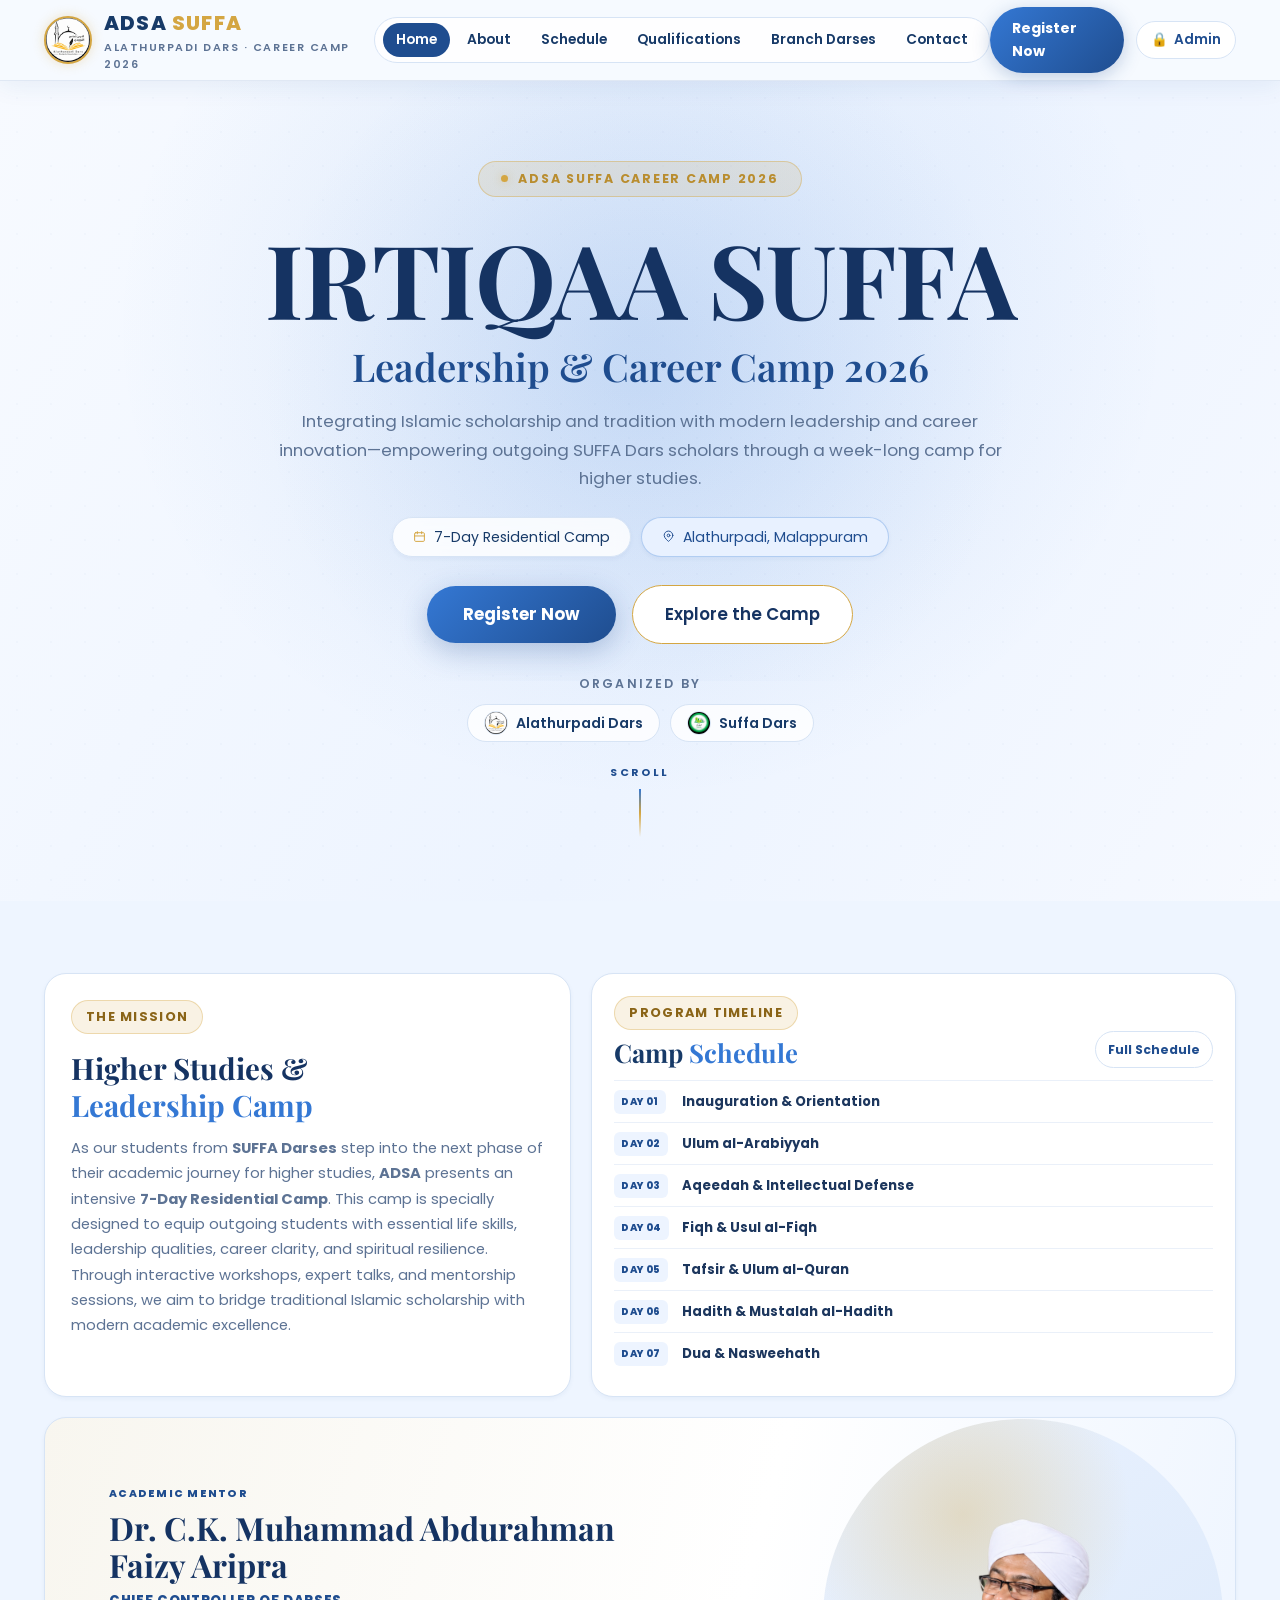
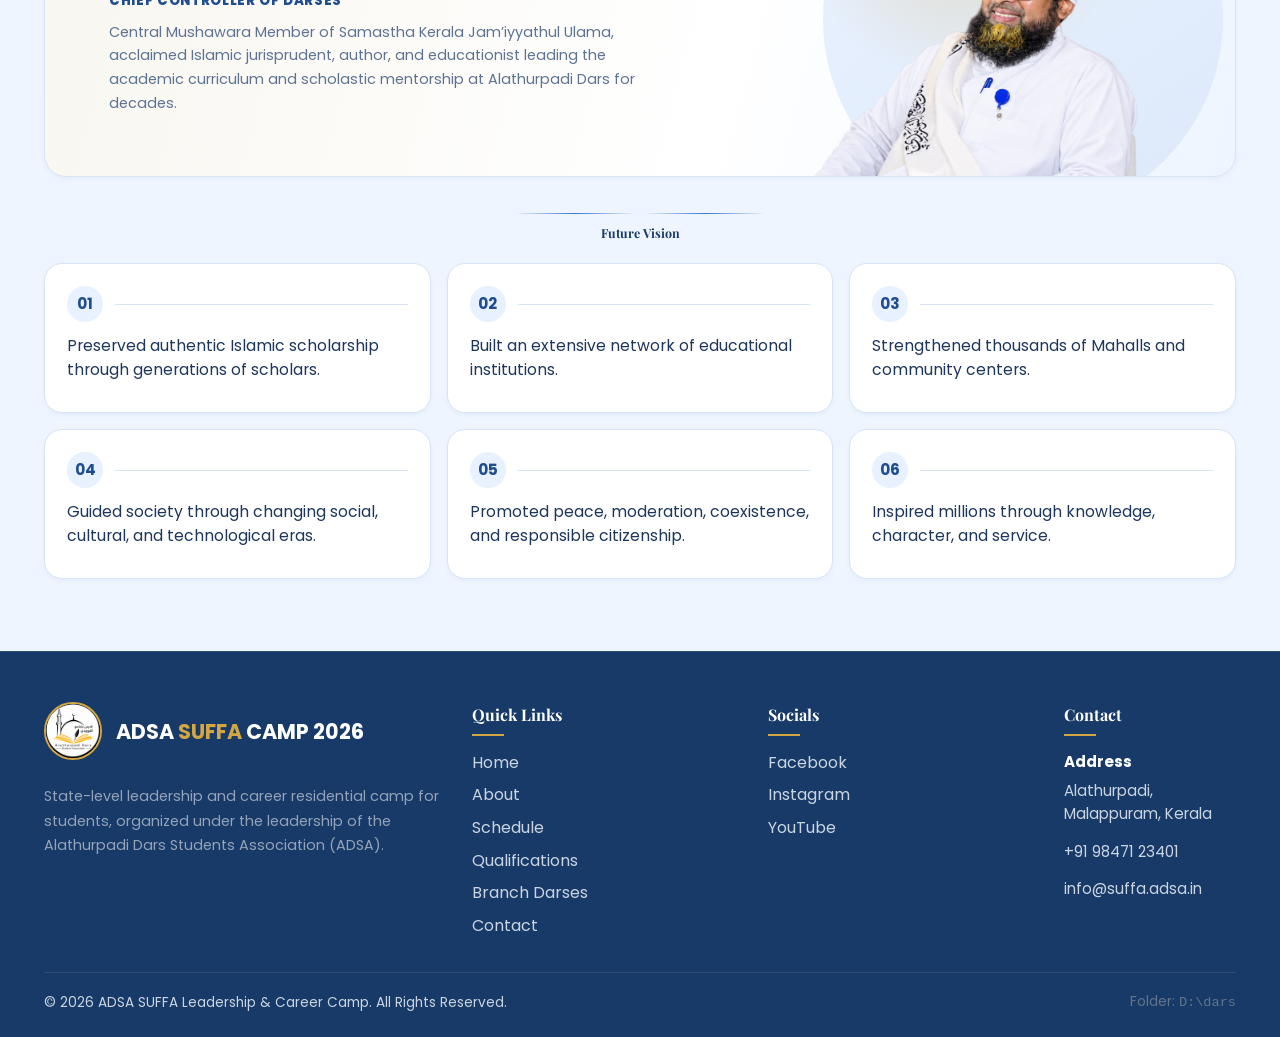
<file: index.html>
<!DOCTYPE html>
<html lang="en">
<head>
  <meta charset="UTF-8">
  <meta name="viewport" content="width=device-width, initial-scale=1.0">
  <meta name="theme-color" content="#173a68">
  <meta name="description" content="ADSA SUFFA Leadership & Career Camp 2026 - A 7-day leadership and career empowerment camp for students across Kerala.">
  <title>ADSA SUFFA Career Camp 2026 | Alathurpadi Dars</title>
  
  <link rel="icon" type="image/jpeg" href="images/logo.jpg">
  <link rel="stylesheet" href="css/style.css">
  <script src="js/logo-data.js"></script>
  <script src="js/store.js"></script>
  <script src="js/main.js" defer></script>
</head>
<body class="home-page">

  <!-- Top Sticky Navigation -->
  <header class="site-header">
    <div class="container header-container">
      <a href="#home" class="brand" aria-label="ADSA SUFFA Home">
        <img src="images/logo.jpg" alt="Alathurpadi Dars Students Association Logo" class="brand-logo-img">
        <div class="brand-info">
          <span class="brand-title">ADSA <span>SUFFA</span></span>
          <span class="brand-subtitle">Alathurpadi Dars · Career Camp 2026</span>
        </div>
      </a>

      <nav>
        <ul class="nav-links" id="navLinks">
          <li><a href="#home" class="nav-link active">Home</a></li>
          <li><a href="#about" class="nav-link">About</a></li>
          <li><a href="schedule.html" class="nav-link">Schedule</a></li>
          <li><a href="qualifications.html" class="nav-link">Qualifications</a></li>
          <li><a href="dars.html" class="nav-link" style="white-space: nowrap;">Branch Darses</a></li>
          <li><a href="#contact" class="nav-link">Contact</a></li>
        </ul>
      </nav>

      <div class="header-actions">
        <a href="register.html" class="btn-nav-gradient">
          Register Now
        </a>
        <a href="admin.html" class="admin-link-btn" title="Admin Dashboard">
          <span>🔒</span> Admin
        </a>
        <button class="mobile-toggle" id="mobileToggle" aria-label="Toggle navigation">☰</button>
      </div>
    </div>
  </header>

  <!-- Hero Section -->
  <section class="hero-section" id="home">
    <div class="hero-pattern" aria-hidden="true"></div>
    <div class="hero-glow" aria-hidden="true"></div>

    <div class="container hero-home-layout">
      <div class="hero-copy">
        <div class="hero-top-badge">
          <span class="badge-dot"></span> ADSA SUFFA CAREER CAMP 2026
        </div>
        <h1 class="hero-center-title">
          IRTIQAA SUFFA
          <span class="hero-center-subtitle">Leadership &amp; Career Camp 2026</span>
        </h1>
        <p class="hero-desc-center">
          Integrating Islamic scholarship and tradition with modern leadership and career innovation—empowering outgoing SUFFA Dars scholars through a week-long camp for higher studies.
        </p>
        <div class="hero-chips-wrap" aria-label="Camp details">
          <span class="hero-chip">
            <svg class="hero-chip-icon hero-chip-icon-calendar" viewBox="0 0 24 24" fill="none" stroke="currentColor" stroke-width="1.8" stroke-linecap="round" stroke-linejoin="round" aria-hidden="true">
              <rect x="3" y="5" width="18" height="16" rx="2"></rect>
              <path d="M16 3v4M8 3v4M3 11h18"></path>
            </svg>
            7-Day Residential Camp
          </span>
          <span class="hero-chip chip-highlight">
            <svg class="hero-chip-icon hero-chip-icon-location" viewBox="0 0 24 24" fill="none" stroke="currentColor" stroke-width="1.8" stroke-linecap="round" stroke-linejoin="round" aria-hidden="true">
              <path d="M20 10c0 5-8 11-8 11S4 15 4 10a8 8 0 1 1 16 0Z"></path>
              <circle cx="12" cy="10" r="2.5"></circle>
            </svg>
            Alathurpadi, Malappuram
          </span>
        </div>
        <div class="hero-btns-wrap">
          <a href="register.html" class="btn-gradient-pill">Register Now</a>
          <a href="#about" class="btn-glass-pill">Explore the Camp</a>
        </div>
        <div class="hero-organized-by">
          <span class="organized-label">Organized by</span>
          <div class="organized-logos">
            <a href="alathurpadi-dars.html" class="partner-badge partner-badge-link" aria-label="Learn about Alathurpadi Dars">
              <img src="images/logo.jpg" alt="ADSA Logo">
              <span>Alathurpadi Dars</span>
            </a>
            <a href="suffa-dars.html" class="partner-badge partner-badge-link" aria-label="Learn about Suffa Dars">
              <img src="images/suffa-logo.png" alt="Suffa Students Association logo">
              <span>Suffa Dars</span>
            </a>
          </div>
        </div>
      </div>
      <div class="hero-scroll-prompt" aria-hidden="true">
        <span>Scroll</span>
        <span class="scroll-line"></span>
      </div>
    </div>
  </section>

  <!-- About Section -->
  <section class="about-section" id="about">
    <div class="container">
      <div class="home-showcase-grid">
        <article class="home-about-card">
          <div class="section-badge">THE MISSION</div>
          <h2 class="section-title">
            Higher Studies &amp;<br>
            <span>Leadership Camp</span>
          </h2>
          <p class="section-desc about-description">
            As our students from <strong>SUFFA Darses</strong> step into the next phase of their academic journey for higher studies, <strong>ADSA</strong> presents an intensive <strong>7-Day Residential Camp</strong>. This camp is specially designed to equip outgoing students with essential life skills, leadership qualities, career clarity, and spiritual resilience. Through interactive workshops, expert talks, and mentorship sessions, we aim to bridge traditional Islamic scholarship with modern academic excellence.
          </p>
        </article>

        <section class="home-schedule-card" id="homeSchedule" aria-labelledby="home-schedule-title">
          <div class="home-schedule-heading">
            <div>
              <div class="section-badge">PROGRAM TIMELINE</div>
              <h2 id="home-schedule-title">Camp <span>Schedule</span></h2>
            </div>
            <a href="schedule.html" class="home-schedule-all">Full Schedule</a>
          </div>
          <div class="home-schedule-list">
            <a href="schedule.html" class="home-schedule-item"><span>DAY 01</span><strong>Inauguration &amp; Orientation</strong></a>
            <a href="schedule.html" class="home-schedule-item"><span>DAY 02</span><strong>Ulum al-Arabiyyah</strong></a>
            <a href="schedule.html" class="home-schedule-item"><span>DAY 03</span><strong>Aqeedah &amp; Intellectual Defense</strong></a>
            <a href="schedule.html" class="home-schedule-item"><span>DAY 04</span><strong>Fiqh &amp; Usul al-Fiqh</strong></a>
            <a href="schedule.html" class="home-schedule-item"><span>DAY 05</span><strong>Tafsir &amp; Ulum al-Quran</strong></a>
            <a href="schedule.html" class="home-schedule-item"><span>DAY 06</span><strong>Hadith &amp; Mustalah al-Hadith</strong></a>
            <a href="schedule.html" class="home-schedule-item"><span>DAY 07</span><strong>Dua &amp; Nasweehath</strong></a>
          </div>
        </section>

        <article class="home-leader-card" aria-labelledby="leader-profile-name">
          <div class="home-leader-portrait">
            <img src="images/dr-faizy-aripra-smiling.png" alt="Dr. C.K. Muhammad Abdurahman Faizy Aripra">
          </div>
          <div class="home-leader-content">
            <span class="home-leader-eyebrow">ACADEMIC MENTOR</span>
            <h2 id="leader-profile-name">Dr. C.K. Muhammad Abdurahman Faizy Aripra</h2>
            <h3>Chief Controller of Darses</h3>
            <p>
              Central Mushawara Member of Samastha Kerala Jam’iyyathul Ulama, acclaimed Islamic jurisprudent, author, and educationist leading the academic curriculum and scholastic mentorship at Alathurpadi Dars for decades.
            </p>
          </div>
        </article>
      </div>

      <div class="future-vision-heading">
        <div class="future-vision-rule" aria-hidden="true"></div>
        <h2>Future Vision</h2>
      </div>

      <div class="about-features">
        <article class="about-story-card">
          <div class="about-story-top"><span class="about-story-number">01</span><span class="about-story-rule"></span></div>
          <p>Preserved authentic Islamic scholarship through generations of scholars.</p>
        </article>
        <article class="about-story-card">
          <div class="about-story-top"><span class="about-story-number">02</span><span class="about-story-rule"></span></div>
          <p>Built an extensive network of educational institutions.</p>
        </article>
        <article class="about-story-card">
          <div class="about-story-top"><span class="about-story-number">03</span><span class="about-story-rule"></span></div>
          <p>Strengthened thousands of Mahalls and community centers.</p>
        </article>
        <article class="about-story-card">
          <div class="about-story-top"><span class="about-story-number">04</span><span class="about-story-rule"></span></div>
          <p>Guided society through changing social, cultural, and technological eras.</p>
        </article>
        <article class="about-story-card">
          <div class="about-story-top"><span class="about-story-number">05</span><span class="about-story-rule"></span></div>
          <p>Promoted peace, moderation, coexistence, and responsible citizenship.</p>
        </article>
        <article class="about-story-card">
          <div class="about-story-top"><span class="about-story-number">06</span><span class="about-story-rule"></span></div>
          <p>Inspired millions through knowledge, character, and service.</p>
        </article>
      </div>
    </div>
  </section>

  <!-- Footer / Contact Section -->
  <footer class="site-footer" id="contact">
    <div class="container">
      <div class="footer-grid">
        <div class="footer-brand">
          <div style="display: flex; align-items: center; gap: 14px;">
            <img src="images/logo.jpg" alt="ADSA Logo" class="footer-logo-img">
            <div class="footer-brand-title">
              ADSA <span>SUFFA</span> CAMP 2026
            </div>
          </div>
          <p style="font-size: 0.9rem; line-height: 1.7; color: #94a3b8; margin-top: 8px;">
            State-level leadership and career residential camp for students, organized under the leadership of the Alathurpadi Dars Students Association (ADSA).
          </p>
        </div>

        <div class="footer-col">
          <h4>Quick Links</h4>
          <ul class="footer-links">
            <li><a href="#home">Home</a></li>
            <li><a href="#about">About</a></li>
            <li><a href="schedule.html">Schedule</a></li>
            <li><a href="qualifications.html">Qualifications</a></li>
            <li><a href="dars.html">Branch Darses</a></li>
            <li><a href="#contact">Contact</a></li>
          </ul>
        </div>

        <div class="footer-col">
          <h4>Socials</h4>
          <ul class="footer-links footer-social-links">
            <li>Facebook</li>
            <li>Instagram</li>
            <li>YouTube</li>
          </ul>
        </div>

        <div class="footer-col footer-contact-column">
          <h4>Contact</h4>
          <div class="footer-contact-details">
            <p><strong>Address</strong>Alathurpadi, Malappuram, Kerala</p>
            <a href="tel:+919847123401">+91 98471 23401</a>
            <a href="mailto:info@suffa.adsa.in">info@suffa.adsa.in</a>
          </div>
        </div>
      </div>

      <div class="footer-bottom">
        <div>
          © 2026 ADSA SUFFA Leadership & Career Camp. All Rights Reserved.
        </div>
        <div style="color: #64748b;">
          Folder: <code>D:\dars</code>
        </div>
      </div>
    </div>
  </footer>

</body>
</html>
</file>
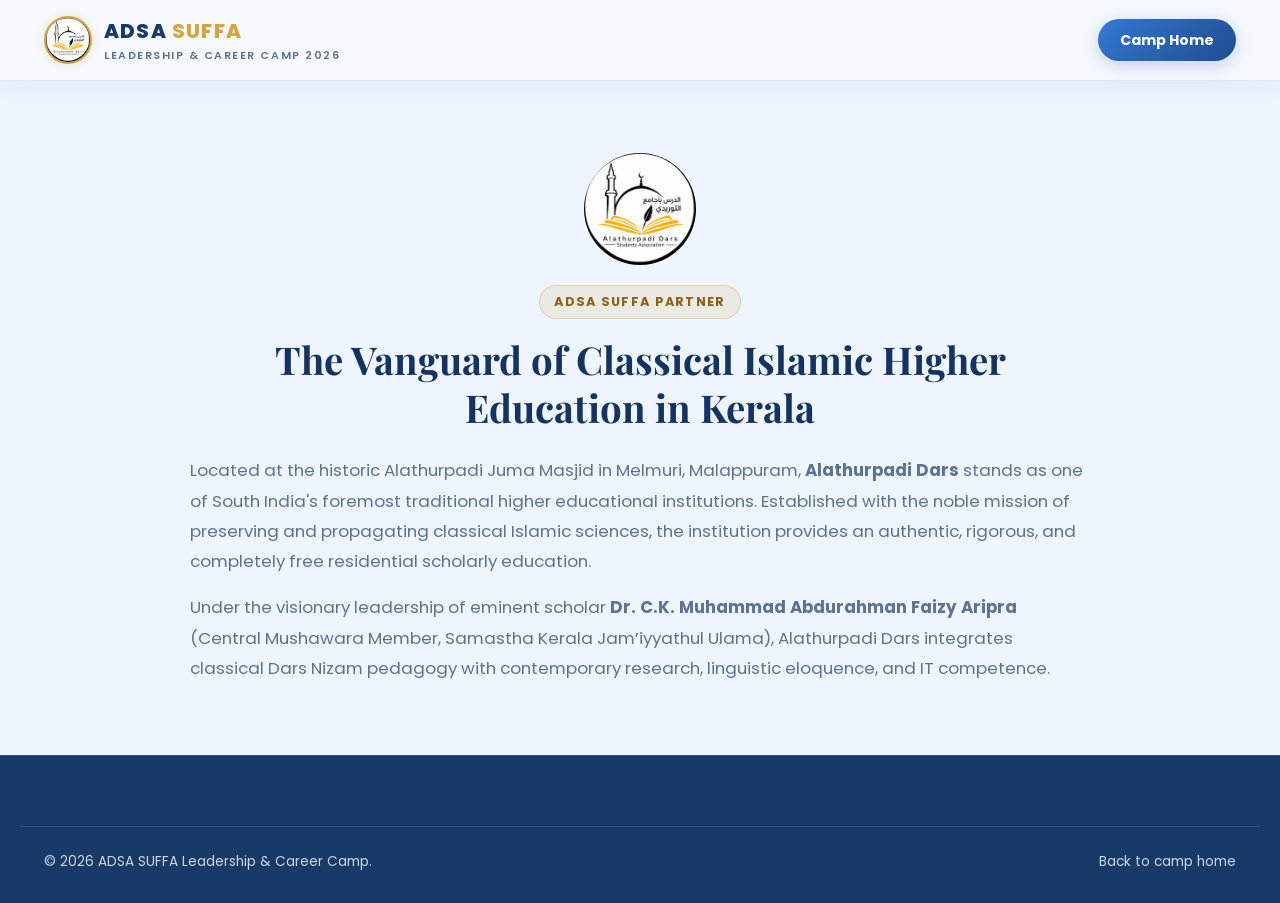
<file: alathurpadi-dars.html>
<!DOCTYPE html>
<html lang="en">
<head>
  <meta charset="UTF-8">
  <meta name="viewport" content="width=device-width, initial-scale=1.0">
  <meta name="theme-color" content="#173a68">
  <meta name="description" content="Discover Alathurpadi Dars, a leading traditional Islamic higher education institution in Kerala.">
  <title>The Vanguard of Classical Islamic Higher Education in Kerala | ADSA SUFFA</title>
  <link rel="icon" type="image/jpeg" href="images/logo.jpg">
  <link rel="stylesheet" href="css/style.css">
</head>
<body>
  <header class="site-header">
    <div class="container header-container">
      <a href="index.html#home" class="brand" aria-label="ADSA SUFFA Home">
        <img src="images/logo.jpg" alt="ADSA logo" class="brand-logo-img">
        <div class="brand-info">
          <span class="brand-title">ADSA <span>SUFFA</span></span>
          <span class="brand-subtitle">Leadership & Career Camp 2026</span>
        </div>
      </a>
      <div class="header-actions">
        <a href="index.html#home" class="btn-nav-gradient">Camp Home</a>
      </div>
    </div>
  </header>

  <main>
    <section class="about-section organization-page">
      <div class="container text-center">
        <img src="images/logo.jpg" alt="Alathurpadi Dars Students Association logo" class="organization-page-logo">
        <div class="section-badge">ADSA SUFFA PARTNER</div>
        <h1 class="section-title organization-page-title">The Vanguard of Classical Islamic Higher Education in Kerala</h1>
        <div class="organization-page-copy">
          <p>Located at the historic Alathurpadi Juma Masjid in Melmuri, Malappuram, <strong>Alathurpadi Dars</strong> stands as one of South India's foremost traditional higher educational institutions. Established with the noble mission of preserving and propagating classical Islamic sciences, the institution provides an authentic, rigorous, and completely free residential scholarly education.</p>
          <p>Under the visionary leadership of eminent scholar <strong>Dr. C.K. Muhammad Abdurahman Faizy Aripra</strong> (Central Mushawara Member, Samastha Kerala Jam’iyyathul Ulama), Alathurpadi Dars integrates classical Dars Nizam pedagogy with contemporary research, linguistic eloquence, and IT competence.</p>
        </div>
      </div>
    </section>
  </main>

  <footer class="site-footer">
    <div class="container footer-bottom">
      <div>© 2026 ADSA SUFFA Leadership & Career Camp.</div>
      <div><a href="index.html#home">Back to camp home</a></div>
    </div>
  </footer>
</body>
</html>
</file>
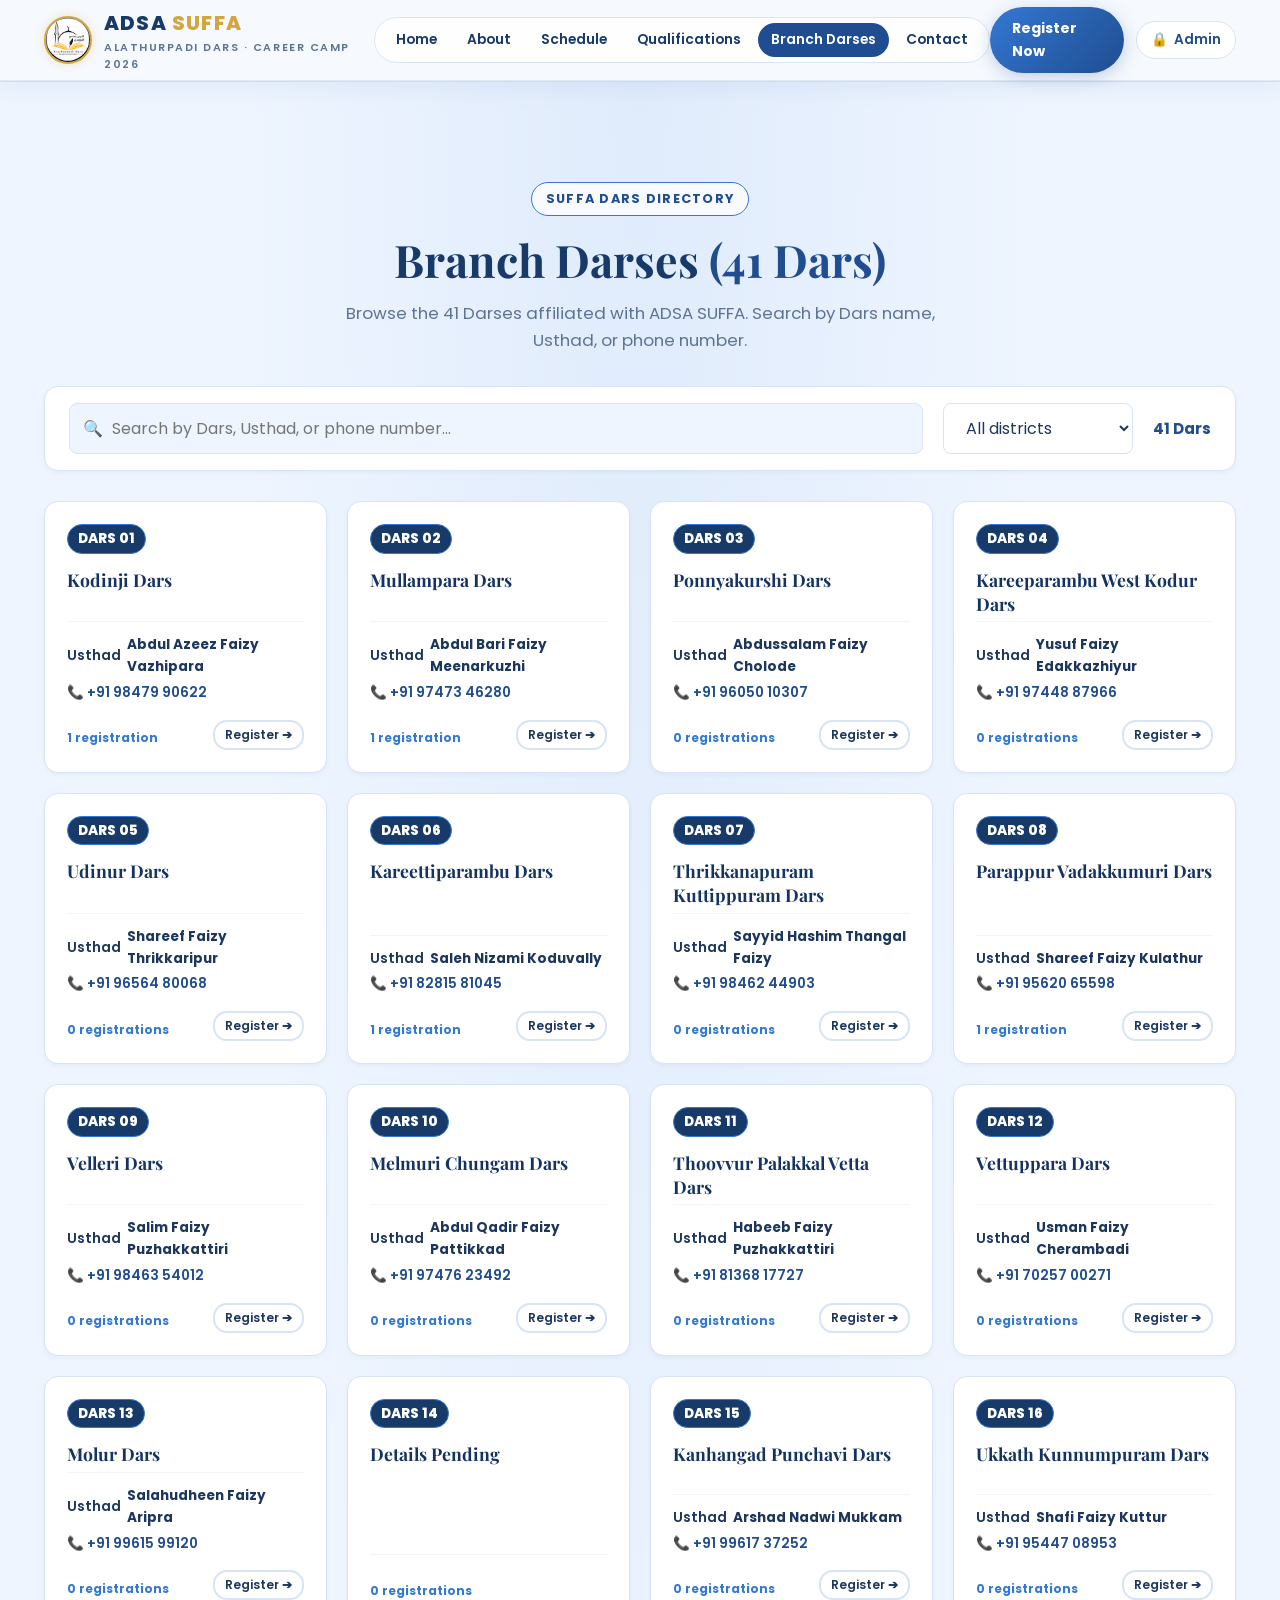
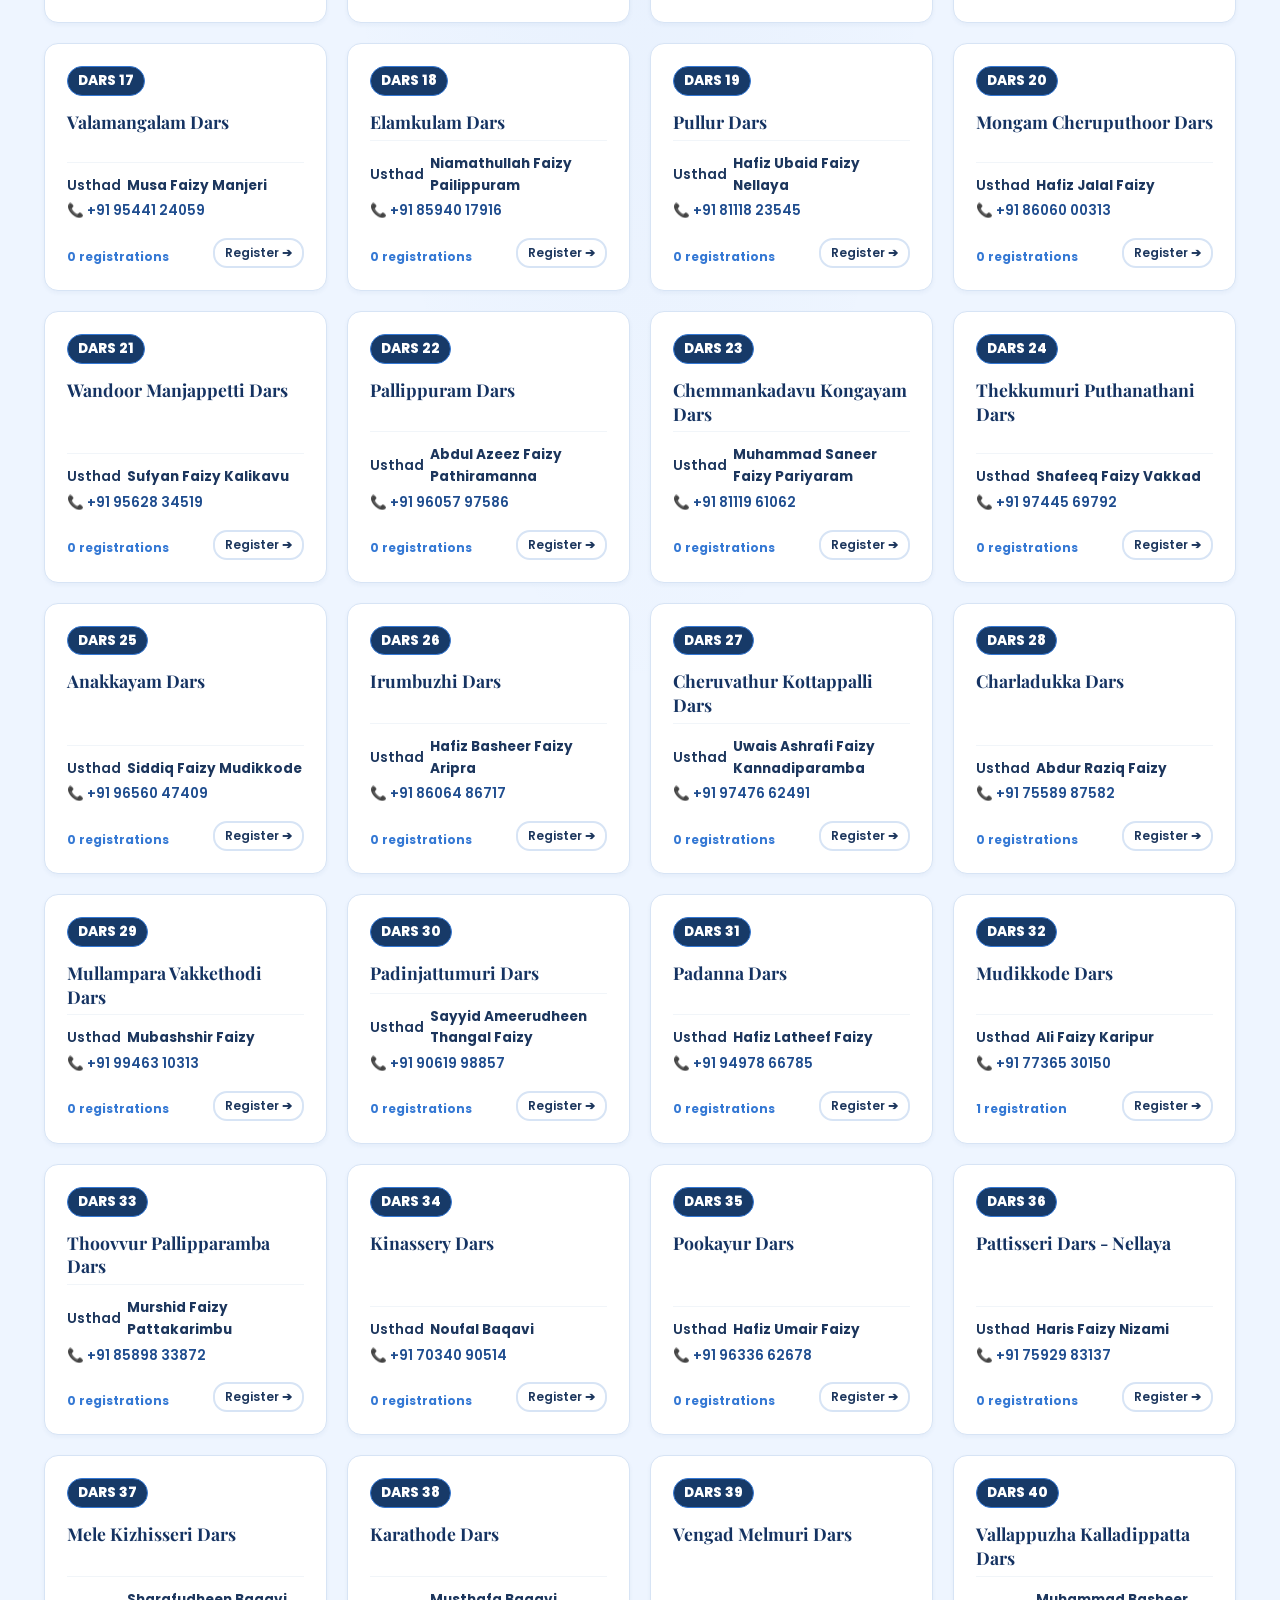
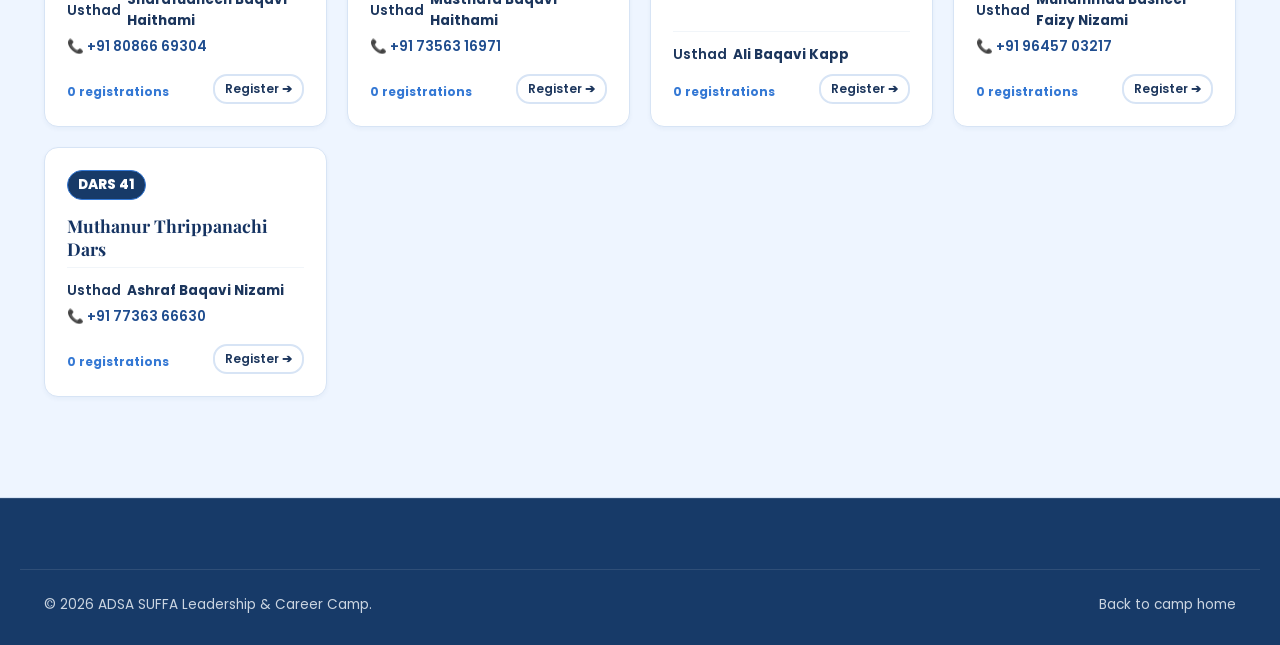
<file: dars.html>
<!DOCTYPE html>
<html lang="en">
<head>
  <meta charset="UTF-8">
  <meta name="viewport" content="width=device-width, initial-scale=1.0">
  <meta name="theme-color" content="#173a68">
  <meta name="description" content="Explore the Branch Darses directory for ADSA SUFFA Leadership & Career Camp 2026.">
  <title>Branch Darses | ADSA SUFFA Career Camp 2026</title>

  <link rel="icon" type="image/jpeg" href="images/logo.jpg">
  <link rel="stylesheet" href="css/style.css">
  <script src="js/logo-data.js"></script>
  <script src="js/store.js"></script>
  <script src="js/main.js" defer></script>
</head>
<body>
  <header class="site-header">
    <div class="container header-container">
      <a href="index.html#home" class="brand" aria-label="ADSA SUFFA Home">
        <img src="images/logo.jpg" alt="Alathurpadi Dars Students Association Logo" class="brand-logo-img">
        <div class="brand-info">
          <span class="brand-title">ADSA <span>SUFFA</span></span>
          <span class="brand-subtitle">Alathurpadi Dars · Career Camp 2026</span>
        </div>
      </a>

      <nav>
        <ul class="nav-links" id="navLinks">
          <li><a href="index.html#home" class="nav-link">Home</a></li>
          <li><a href="index.html#about" class="nav-link">About</a></li>
          <li><a href="schedule.html" class="nav-link">Schedule</a></li>
          <li><a href="qualifications.html" class="nav-link">Qualifications</a></li>
          <li><a href="dars.html" class="nav-link active" aria-current="page" style="white-space: nowrap;">Branch Darses</a></li>
          <li><a href="index.html#contact" class="nav-link">Contact</a></li>
        </ul>
      </nav>

      <div class="header-actions">
        <a href="register.html" class="btn-nav-gradient">Register Now</a>
        <a href="admin.html" class="admin-link-btn" title="Admin Dashboard">
          <span>🔒</span> Admin
        </a>
        <button class="mobile-toggle" id="mobileToggle" aria-label="Toggle navigation">☰</button>
      </div>
    </div>
  </header>

  <main>
    <section class="dars-section" id="dars">
      <div class="container">
        <div class="text-center">
          <div class="section-badge">SUFFA DARS DIRECTORY</div>
          <h1 class="section-title">Branch Darses <span>(41 Dars)</span></h1>
          <p class="section-desc">
            Browse the 41 Darses affiliated with ADSA SUFFA. Search by Dars name, Usthad, or phone number.
          </p>
        </div>

        <div class="dars-toolbar">
          <div class="dars-search-wrap">
            <span class="dars-search-icon">🔍</span>
            <input type="text" id="darsSearchInput" class="dars-search-input" placeholder="Search by Dars, Usthad, or phone number..." aria-label="Search Dars directory">
          </div>

          <select id="darsDistrictFilter" class="dars-district-select" aria-label="Filter by district">
            <option value="ALL">All districts</option>
            <option value="Kasaragod">Kasaragod</option>
            <option value="Kozhikode">Kozhikode</option>
            <option value="Malappuram">Malappuram</option>
            <option value="Palakkad">Palakkad</option>
            <option value="UNSPECIFIED">Not specified</option>
          </select>

          <div class="dars-count-badge" id="darsCountBadge">41 Dars</div>
        </div>

        <div class="dars-cards-grid" id="darsCardsContainer"></div>
      </div>
    </section>
  </main>

  <footer class="site-footer">
    <div class="container footer-bottom">
      <div>© 2026 ADSA SUFFA Leadership & Career Camp.</div>
      <div><a href="index.html#home">Back to camp home</a></div>
    </div>
  </footer>
</body>
</html>
</file>
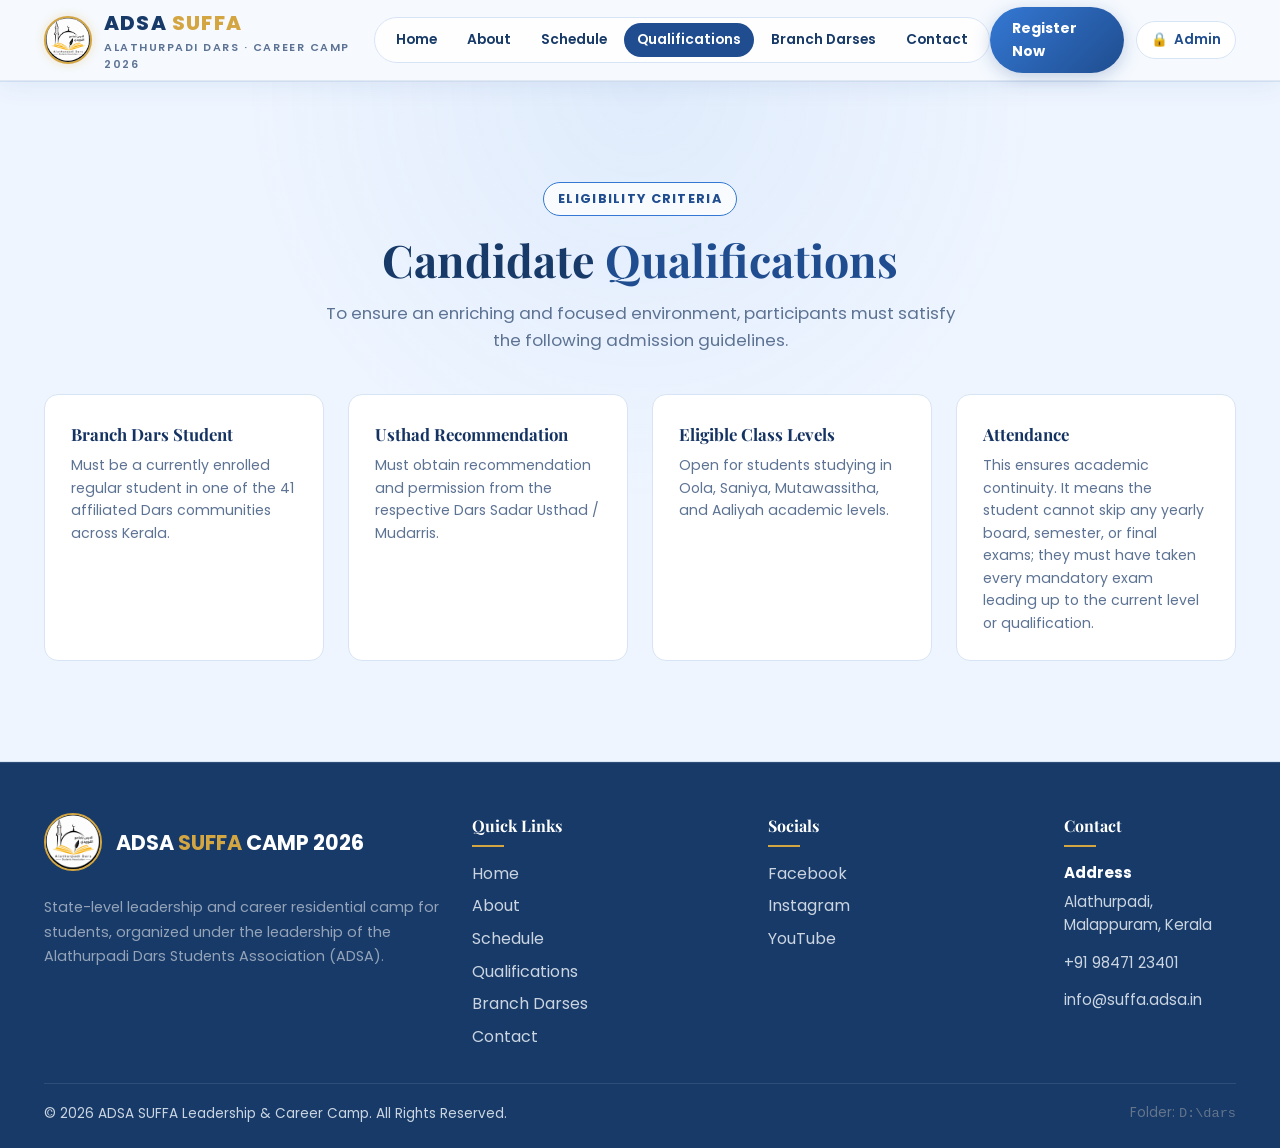
<file: qualifications.html>
<!DOCTYPE html>
<html lang="en">
<head>
  <meta charset="UTF-8">
  <meta name="viewport" content="width=device-width, initial-scale=1.0">
  <meta name="theme-color" content="#173a68">
  <meta name="description" content="Eligibility criteria for the ADSA SUFFA Leadership & Career Camp 2026.">
  <title>ADSA SUFFA Career Camp 2026 | Eligibility Criteria</title>

  <link rel="icon" type="image/jpeg" href="images/logo.jpg">
  <link rel="stylesheet" href="css/style.css">
  <script src="js/logo-data.js"></script>
  <script src="js/store.js"></script>
  <script src="js/main.js" defer></script>
</head>
<body>
  <header class="site-header">
    <div class="container header-container">
      <a href="index.html#home" class="brand" aria-label="ADSA SUFFA Home">
        <img src="images/logo.jpg" alt="Alathurpadi Dars Students Association Logo" class="brand-logo-img">
        <div class="brand-info">
          <span class="brand-title">ADSA <span>SUFFA</span></span>
          <span class="brand-subtitle">Alathurpadi Dars · Career Camp 2026</span>
        </div>
      </a>

      <nav>
        <ul class="nav-links" id="navLinks">
          <li><a href="index.html#home" class="nav-link">Home</a></li>
          <li><a href="index.html#about" class="nav-link">About</a></li>
          <li><a href="schedule.html" class="nav-link">Schedule</a></li>
          <li><a href="qualifications.html" class="nav-link active" aria-current="page">Qualifications</a></li>
          <li><a href="dars.html" class="nav-link" style="white-space: nowrap;">Branch Darses</a></li>
          <li><a href="index.html#contact" class="nav-link">Contact</a></li>
        </ul>
      </nav>

      <div class="header-actions">
        <a href="register.html" class="btn-nav-gradient">Register Now</a>
        <a href="admin.html" class="admin-link-btn" title="Admin Dashboard">
          <span>🔒</span> Admin
        </a>
        <button class="mobile-toggle" id="mobileToggle" aria-label="Toggle navigation">☰</button>
      </div>
    </div>
  </header>

  <main>
    <section class="qualifications-section" id="qualifications">
      <div class="container">
        <div class="text-center">
          <div class="section-badge">ELIGIBILITY CRITERIA</div>
          <h1 class="section-title">Candidate <span>Qualifications</span></h1>
          <p class="section-desc">
            To ensure an enriching and focused environment, participants must satisfy the following admission guidelines.
          </p>
        </div>

        <div class="qualifications-grid">
          <div class="qualification-card">
            <div class="qualification-info">
              <h2>Branch Dars Student</h2>
              <p>Must be a currently enrolled regular student in one of the 41 affiliated Dars communities across Kerala.</p>
            </div>
          </div>

          <div class="qualification-card">
            <div class="qualification-info">
              <h2>Usthad Recommendation</h2>
              <p>Must obtain recommendation and permission from the respective Dars Sadar Usthad / Mudarris.</p>
            </div>
          </div>

          <div class="qualification-card">
            <div class="qualification-info">
              <h2>Eligible Class Levels</h2>
              <p>Open for students studying in Oola, Saniya, Mutawassitha, and Aaliyah academic levels.</p>
            </div>
          </div>

          <div class="qualification-card">
            <div class="qualification-info">
              <h2>Attendance</h2>
              <p>This ensures academic continuity. It means the student cannot skip any yearly board, semester, or final exams; they must have taken every mandatory exam leading up to the current level or qualification.</p>
            </div>
          </div>
        </div>
      </div>
    </section>
  </main>

  <footer class="site-footer compact-page-footer" id="contact">
    <div class="container">
      <div class="footer-grid">
        <div class="footer-brand">
          <div style="display: flex; align-items: center; gap: 14px;">
            <img src="images/logo.jpg" alt="ADSA Logo" class="footer-logo-img">
            <div class="footer-brand-title">
              ADSA <span>SUFFA</span> CAMP 2026
            </div>
          </div>
          <p style="font-size: 0.9rem; line-height: 1.7; color: #94a3b8; margin-top: 8px;">
            State-level leadership and career residential camp for students, organized under the leadership of the Alathurpadi Dars Students Association (ADSA).
          </p>
        </div>

        <div class="footer-col">
          <h4>Quick Links</h4>
          <ul class="footer-links">
            <li><a href="index.html#home">Home</a></li>
            <li><a href="index.html#about">About</a></li>
            <li><a href="schedule.html">Schedule</a></li>
            <li><a href="qualifications.html">Qualifications</a></li>
            <li><a href="dars.html">Branch Darses</a></li>
            <li><a href="#contact">Contact</a></li>
          </ul>
        </div>

        <div class="footer-col">
          <h4>Socials</h4>
          <ul class="footer-links footer-social-links">
            <li>Facebook</li>
            <li>Instagram</li>
            <li>YouTube</li>
          </ul>
        </div>

        <div class="footer-col footer-contact-column">
          <h4>Contact</h4>
          <div class="footer-contact-details">
            <p><strong>Address</strong>Alathurpadi, Malappuram, Kerala</p>
            <a href="tel:+919847123401">+91 98471 23401</a>
            <a href="mailto:info@suffa.adsa.in">info@suffa.adsa.in</a>
          </div>
        </div>
      </div>

      <div class="footer-bottom">
        <div>© 2026 ADSA SUFFA Leadership &amp; Career Camp. All Rights Reserved.</div>
        <div style="color: #64748b;">Folder: <code>D:\dars</code></div>
      </div>
    </div>
  </footer>
</body>
</html>
</file>
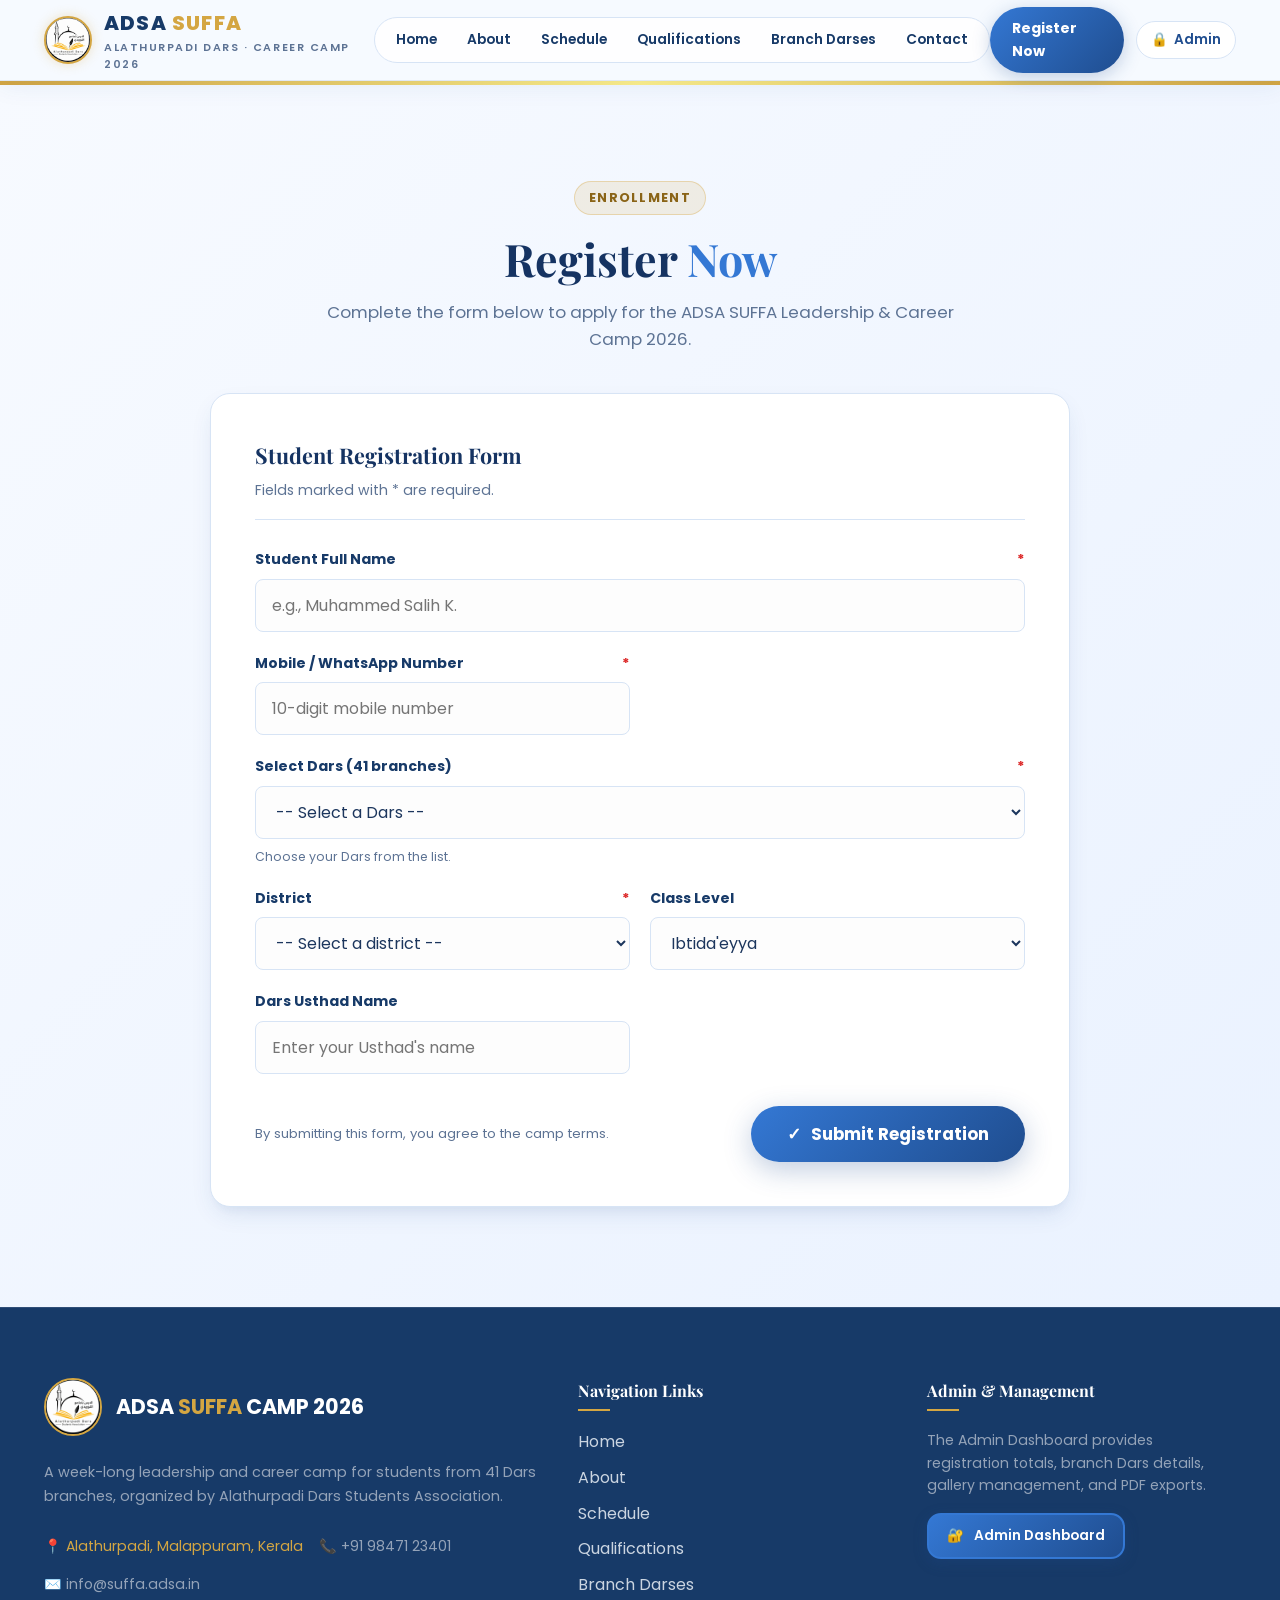
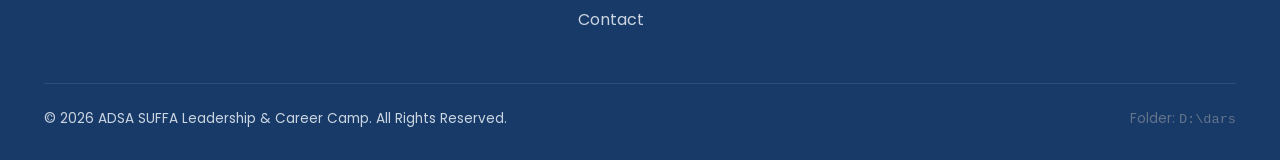
<file: register.html>
<!DOCTYPE html>
<html lang="en">
<head>
  <meta charset="UTF-8">
  <meta name="viewport" content="width=device-width, initial-scale=1.0">
  <meta name="theme-color" content="#173a68">
  <meta name="description" content="Register for the ADSA SUFFA Leadership & Career Camp 2026.">
  <title>ADSA SUFFA Career Camp 2026 | Register Now</title>

  <link rel="icon" type="image/jpeg" href="images/logo.jpg">
  <link rel="stylesheet" href="css/style.css">
  <script src="js/logo-data.js"></script>
  <script src="js/store.js"></script>
  <script src="js/main.js" defer></script>
</head>
<body>
  <header class="site-header">
    <div class="container header-container">
      <a href="index.html#home" class="brand" aria-label="ADSA SUFFA Home">
        <img src="images/logo.jpg" alt="Alathurpadi Dars Students Association Logo" class="brand-logo-img">
        <div class="brand-info">
          <span class="brand-title">ADSA <span>SUFFA</span></span>
          <span class="brand-subtitle">Alathurpadi Dars · Career Camp 2026</span>
        </div>
      </a>

      <nav>
        <ul class="nav-links" id="navLinks">
          <li><a href="index.html#home" class="nav-link">Home</a></li>
          <li><a href="index.html#about" class="nav-link">About</a></li>
          <li><a href="schedule.html" class="nav-link">Schedule</a></li>
          <li><a href="qualifications.html" class="nav-link">Qualifications</a></li>
          <li><a href="dars.html" class="nav-link" style="white-space: nowrap;">Branch Darses</a></li>
          <li><a href="index.html#contact" class="nav-link">Contact</a></li>
        </ul>
      </nav>

      <div class="header-actions">
        <a href="register.html" class="btn-nav-gradient" aria-current="page">Register Now</a>
        <a href="admin.html" class="admin-link-btn" title="Admin Dashboard">
          <span>🔒</span> Admin
        </a>
        <button class="mobile-toggle" id="mobileToggle" aria-label="Toggle navigation">☰</button>
      </div>
    </div>
  </header>

  <main>
    <section class="register-section" id="register">
      <div class="container">
        <div class="text-center" style="margin-bottom: 40px;">
          <div class="section-badge">ENROLLMENT</div>
          <h1 class="section-title">Register <span>Now</span></h1>
          <p class="section-desc" style="color: var(--ink-muted);">
            Complete the form below to apply for the ADSA SUFFA Leadership &amp; Career Camp 2026.
          </p>
        </div>

        <div class="register-box" id="registerBox">
          <div style="border-bottom: 1px solid var(--border); padding-bottom: 18px; margin-bottom: 22px;">
            <h2 style="color: var(--primary-dark); font-size: 1.35rem; margin-bottom: 6px;">
              Student Registration Form
            </h2>
            <p style="color: var(--ink-muted); font-size: 0.88rem;">
              Fields marked with * are required.
            </p>
          </div>

          <form id="studentRegForm">
            <div class="register-form-grid">
              <div class="form-group col-full">
                <label for="regName">
                  <span>Student Full Name</span>
                  <span class="req">*</span>
                </label>
                <input type="text" id="regName" placeholder="e.g., Muhammed Salih K." required>
              </div>

              <div class="form-group">
                <label for="regPhone">
                  <span>Mobile / WhatsApp Number</span>
                  <span class="req">*</span>
                </label>
                <input type="tel" id="regPhone" placeholder="10-digit mobile number" pattern="[0-9]{10}" required>
              </div>

              <div class="form-group col-full">
                <label for="regDars">
                  <span>Select Dars (41 branches)</span>
                  <span class="req">*</span>
                </label>
                <select id="regDars" required></select>
                <span class="form-note">Choose your Dars from the list.</span>
              </div>

              <div class="form-group">
                <label for="regDistrict">
                  <span>District</span>
                  <span class="req">*</span>
                </label>
                <select id="regDistrict" required>
                  <option value="">-- Select a district --</option>
                  <option value="Malappuram">Malappuram</option>
                  <option value="Kozhikode">Kozhikode</option>
                  <option value="Palakkad">Palakkad</option>
                  <option value="Thrissur">Thrissur</option>
                  <option value="Kannur">Kannur</option>
                  <option value="Kasaragod">Kasaragod</option>
                  <option value="Wayanad">Wayanad</option>
                  <option value="Ernakulam">Ernakulam</option>
                  <option value="Kollam">Kollam</option>
                  <option value="Thiruvananthapuram">Thiruvananthapuram</option>
                  <option value="Other">Other</option>
                </select>
              </div>

              <div class="form-group">
                <label for="regClassLevel">Class Level</label>
                <select id="regClassLevel">
                  <option value="Ibtida'eyya">Ibtida'eyya</option>
                  <option value="Mutawassitha">Mutawassitha</option>
                  <option value="Aaliyah">Aaliyah</option>
                </select>
              </div>

              <div class="form-group">
                <label for="regUsthad">Dars Usthad Name</label>
                <input type="text" id="regUsthad" placeholder="Enter your Usthad's name">
              </div>

            </div>

            <div style="margin-top: 32px; display: flex; align-items: center; justify-content: space-between; flex-wrap: wrap; gap: 16px;">
              <p style="font-size: 0.82rem; color: var(--ink-muted);">
                By submitting this form, you agree to the camp terms.
              </p>
              <button type="submit" class="btn btn-gradient-pill btn-lg">
                <span>✓</span> Submit Registration
              </button>
            </div>
          </form>
        </div>

        <div class="reg-success-card" id="regSuccessCard">
          <img src="images/logo.jpg" alt="ADSA Logo" class="receipt-logo-img">
          <h2 style="color: var(--primary-dark); font-size: 1.6rem; margin-bottom: 8px;">
            Registration Completed Successfully!
          </h2>
          <p style="color: var(--ink-muted); font-size: 0.95rem;">
            Your registration for ADSA SUFFA Leadership &amp; Career Camp 2026 has been received.
          </p>

          <div class="reg-id-display">
            REG ID: <span id="successRegId">REG-2026-000</span>
          </div>

          <div class="reg-details-list">
            <div class="reg-detail-row">
              <span>Student Name:</span>
              <strong id="successName">—</strong>
            </div>
            <div class="reg-detail-row">
              <span>Dars:</span>
              <strong id="successDars">—</strong>
            </div>
            <div class="reg-detail-row">
              <span>Phone Number:</span>
              <strong id="successPhone">—</strong>
            </div>
            <div class="reg-detail-row">
              <span>District:</span>
              <strong id="successDistrict">—</strong>
            </div>
          </div>

          <p style="font-size: 0.88rem; color: #475569; margin-bottom: 24px;">
            Please save your registration number. Further information will be shared via WhatsApp.
          </p>

          <div style="display: flex; gap: 14px; justify-content: center; flex-wrap: wrap;">
            <button type="button" class="btn btn-emerald" onclick="window.print()">
              <span>🖨️</span> Print Receipt
            </button>
            <button type="button" class="btn btn-outline" id="regAnotherBtn">
              + Register Another Student
            </button>
          </div>
        </div>
      </div>
    </section>
  </main>

  <footer class="site-footer" id="contact">
    <div class="container">
      <div class="footer-grid">
        <div class="footer-brand">
          <div style="display: flex; align-items: center; gap: 14px;">
            <img src="images/logo.jpg" alt="ADSA Logo" class="footer-logo-img">
            <div class="footer-brand-title">ADSA <span>SUFFA</span> CAMP 2026</div>
          </div>
          <p style="font-size: 0.9rem; line-height: 1.7; color: #94a3b8; margin-top: 8px;">
            A week-long leadership and career camp for students from 41 Dars branches, organized by Alathurpadi Dars Students Association.
          </p>
          <div style="display: flex; gap: 16px; margin-top: 10px; flex-wrap: wrap;">
            <span style="font-size: 0.88rem; color: var(--gold);">📍 Alathurpadi, Malappuram, Kerala</span>
            <span style="font-size: 0.88rem; color: #94a3b8;">📞 +91 98471 23401</span>
            <span style="font-size: 0.88rem; color: #94a3b8;">✉️ info@suffa.adsa.in</span>
          </div>
        </div>

        <div class="footer-col">
          <h4>Navigation Links</h4>
          <ul class="footer-links">
            <li><a href="index.html#home">Home</a></li>
            <li><a href="index.html#about">About</a></li>
            <li><a href="schedule.html">Schedule</a></li>
            <li><a href="qualifications.html">Qualifications</a></li>
            <li><a href="dars.html">Branch Darses</a></li>
            <li><a href="#contact">Contact</a></li>
          </ul>
        </div>

        <div class="footer-col">
          <h4>Admin &amp; Management</h4>
          <p style="font-size: 0.88rem; color: #94a3b8; margin-bottom: 16px;">
            The Admin Dashboard provides registration totals, branch Dars details, gallery management, and PDF exports.
          </p>
          <a href="admin.html" class="btn btn-primary" style="font-size: 0.85rem; padding: 10px 18px;">
            <span>🔐</span> Admin Dashboard
          </a>
        </div>
      </div>

      <div class="footer-bottom">
        <div>© 2026 ADSA SUFFA Leadership &amp; Career Camp. All Rights Reserved.</div>
        <div style="color: #64748b;">Folder: <code>D:\dars</code></div>
      </div>
    </div>
  </footer>
</body>
</html>
</file>
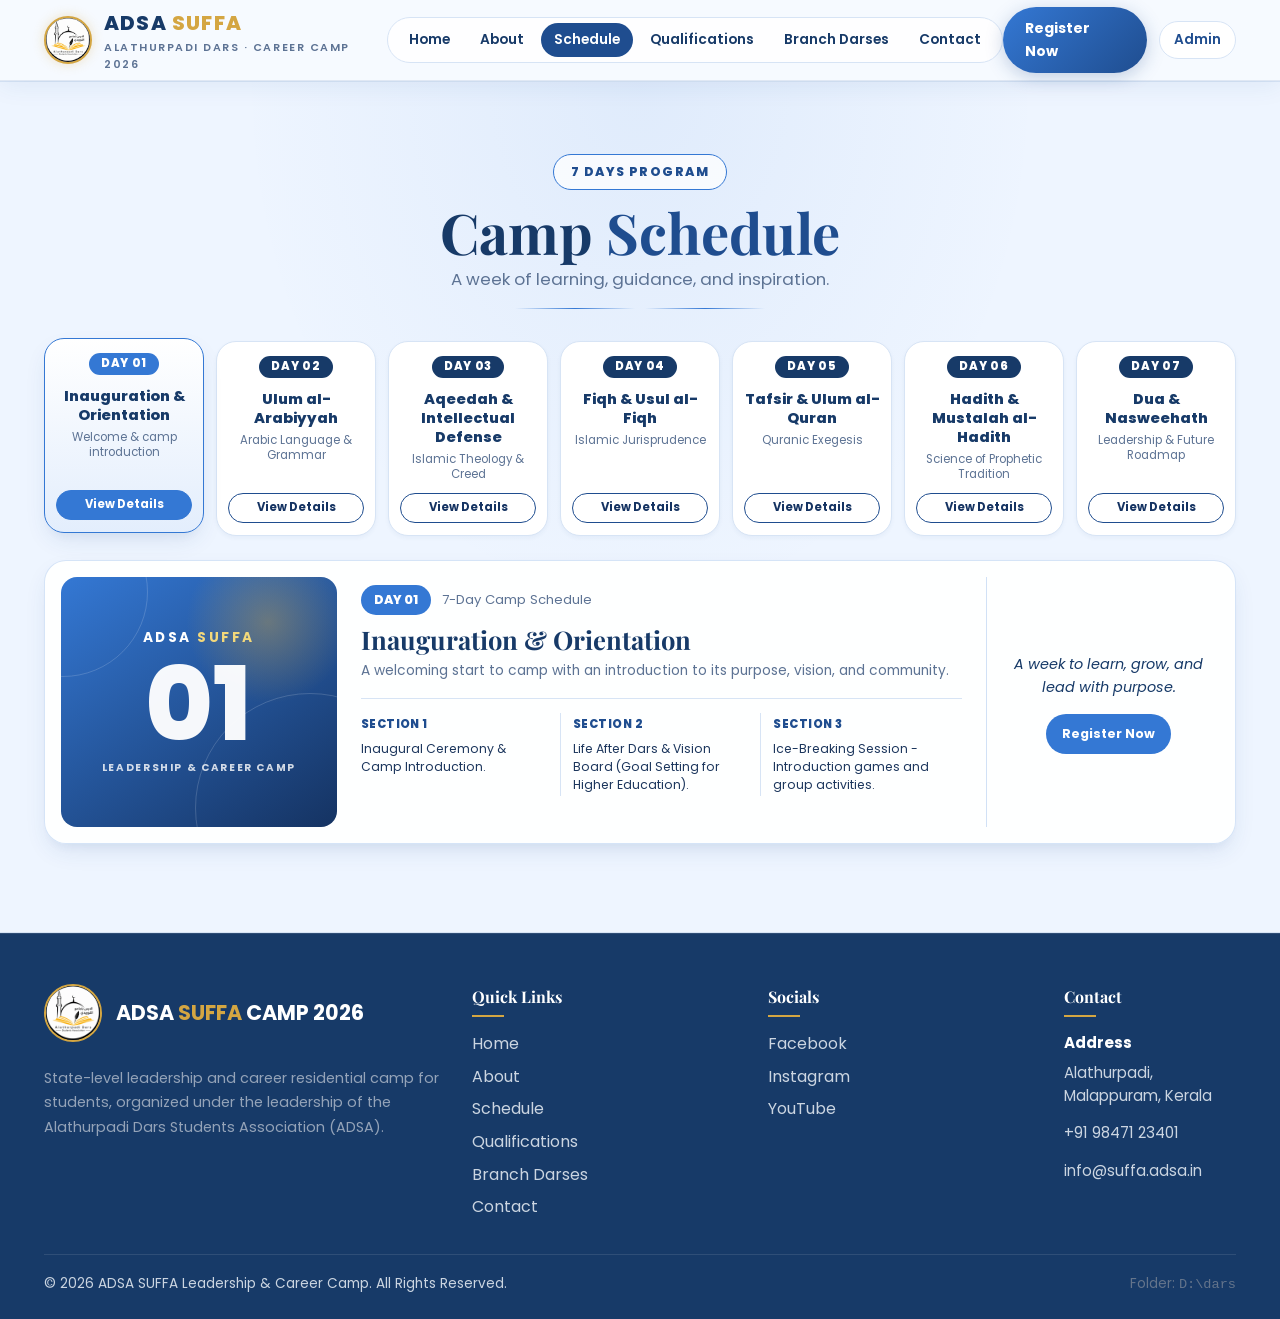
<file: schedule.html>
<!DOCTYPE html>
<html lang="en">
<head>
  <meta charset="UTF-8">
  <meta name="viewport" content="width=device-width, initial-scale=1.0">
  <meta name="theme-color" content="#173a68">
  <meta name="description" content="View the seven-day ADSA SUFFA Leadership & Career Camp 2026 schedule.">
  <title>ADSA SUFFA Career Camp 2026 | Camp Schedule</title>

  <link rel="icon" type="image/jpeg" href="images/logo.jpg">
  <link rel="stylesheet" href="css/style.css">
  <script src="js/logo-data.js"></script>
  <script src="js/store.js"></script>
  <script src="js/main.js" defer></script>
</head>
<body>
  <header class="site-header">
    <div class="container header-container">
      <a href="index.html#home" class="brand" aria-label="ADSA SUFFA Home">
        <img src="images/logo.jpg" alt="Alathurpadi Dars Students Association Logo" class="brand-logo-img">
        <div class="brand-info">
          <span class="brand-title">ADSA <span>SUFFA</span></span>
          <span class="brand-subtitle">Alathurpadi Dars · Career Camp 2026</span>
        </div>
      </a>

      <nav>
        <ul class="nav-links" id="navLinks">
          <li><a href="index.html#home" class="nav-link">Home</a></li>
          <li><a href="index.html#about" class="nav-link">About</a></li>
          <li><a href="schedule.html" class="nav-link active" aria-current="page">Schedule</a></li>
          <li><a href="qualifications.html" class="nav-link">Qualifications</a></li>
          <li><a href="dars.html" class="nav-link" style="white-space: nowrap;">Branch Darses</a></li>
          <li><a href="index.html#contact" class="nav-link">Contact</a></li>
        </ul>
      </nav>

      <div class="header-actions">
        <a href="register.html" class="btn-nav-gradient">Register Now</a>
        <a href="admin.html" class="admin-link-btn" title="Admin Dashboard">
          Admin
        </a>
        <button class="mobile-toggle schedule-menu-toggle" id="mobileToggle" aria-label="Toggle navigation">Menu</button>
      </div>
    </div>
  </header>

  <main>
    <section class="schedule-showcase-section" id="schedule">
      <div class="container">
        <header class="schedule-intro">
          <div class="schedule-program-pill">7 DAYS PROGRAM</div>
          <h1 class="schedule-heading">Camp <span>Schedule</span></h1>
          <p>A week of learning, guidance, and inspiration.</p>
          <div class="schedule-intro-rule" aria-hidden="true"></div>
        </header>

        <div class="schedule-day-grid" role="group" aria-label="Select a camp day">
          <button type="button" class="schedule-day-tab is-active" data-schedule-day="DAY 01" data-day-number="01" data-schedule-title="Inauguration &amp; Orientation" data-schedule-summary="A welcoming start to camp with an introduction to its purpose, vision, and community." data-section-1="Inaugural Ceremony &amp; Camp Introduction." data-section-2="Life After Dars &amp; Vision Board (Goal Setting for Higher Education)." data-section-3="Ice-Breaking Session - Introduction games and group activities." aria-pressed="true">
            <span class="schedule-tab-day">DAY 01</span>
            <span class="schedule-tab-title">Inauguration &amp; Orientation</span>
            <span class="schedule-tab-summary">Welcome &amp; camp introduction</span>
            <span class="schedule-tab-action">View Details</span>
          </button>

          <button type="button" class="schedule-day-tab" data-schedule-day="DAY 02" data-day-number="02" data-schedule-title="Ulum al-Arabiyyah" data-schedule-summary="Arabic Language &amp; Grammar" data-section-1="Ibarat Reading Workshop: Techniques for reading unvoweled classical texts accurately using Nahw &amp; Sarf" data-section-2="Arabic rhetoric (Balaghah) and classical expressions" data-section-3="Arabic Munazarah: Formal debate conducted entirely in Arabic" aria-pressed="false">
            <span class="schedule-tab-day">DAY 02</span>
            <span class="schedule-tab-title">Ulum al-Arabiyyah</span>
            <span class="schedule-tab-summary">Arabic Language &amp; Grammar</span>
            <span class="schedule-tab-action">View Details</span>
          </button>

          <button type="button" class="schedule-day-tab" data-schedule-day="DAY 03" data-day-number="03" data-schedule-title="Aqeedah &amp; Intellectual Defense" data-schedule-summary="Islamic Theology &amp; Creed" data-section-1="Foundations of Ahl al-Sunnah wa al-Jama'ah" data-section-2="Scriptural and rational responses to contemporary ideological challenges and innovations" data-section-3="Intellectual legacy of Imam al-Ghazali (R) &amp; Imam al-Ash'ari (R)" aria-pressed="false">
            <span class="schedule-tab-day">DAY 03</span>
            <span class="schedule-tab-title">Aqeedah &amp; Intellectual Defense</span>
            <span class="schedule-tab-summary">Islamic Theology &amp; Creed</span>
            <span class="schedule-tab-action">View Details</span>
          </button>

          <button type="button" class="schedule-day-tab" data-schedule-day="DAY 04" data-day-number="04" data-schedule-title="Fiqh &amp; Usul al-Fiqh" data-schedule-summary="Islamic Jurisprudence" data-section-1="Mas'alah Analysis: Methodology for approaching advanced texts like Fath al-Mu'in and Tuhfat al-Muhtaj" data-section-2="Core legal maxims (Qawa'id al-Fiqhiyyah)" data-section-3="Fiqh Seminar: Student paper presentations on complex contemporary jurisprudential issues" aria-pressed="false">
            <span class="schedule-tab-day">DAY 04</span>
            <span class="schedule-tab-title">Fiqh &amp; Usul al-Fiqh</span>
            <span class="schedule-tab-summary">Islamic Jurisprudence</span>
            <span class="schedule-tab-action">View Details</span>
          </button>

          <button type="button" class="schedule-day-tab" data-schedule-day="DAY 05" data-day-number="05" data-schedule-title="Tafsir &amp; Ulum al-Quran" data-schedule-summary="Quranic Exegesis" data-section-1="Methodology of referencing classical Tafsirs (Jalalayn, Baydawi, Ibn Kathir)" data-section-2="Deep semantic nuances of Quranic vocabulary" data-section-3="Science of Quranic recitation (Tajweed &amp; Qira'at)" aria-pressed="false">
            <span class="schedule-tab-day">DAY 05</span>
            <span class="schedule-tab-title">Tafsir &amp; Ulum al-Quran</span>
            <span class="schedule-tab-summary">Quranic Exegesis</span>
            <span class="schedule-tab-action">View Details</span>
          </button>

          <button type="button" class="schedule-day-tab" data-schedule-day="DAY 06" data-day-number="06" data-schedule-title="Hadith &amp; Mustalah al-Hadith" data-schedule-summary="Science of Prophetic Tradition" data-section-1="Introduction to Sihah al-Sittah (The Six Authentic Books)" data-section-2="Principles of Hadith authentication (Sahih, Hasan, Da'if) and chain (Sanad) analysis" data-section-3="Spiritual Tazkiyah Majlis: Importance of Tasawwuf and purification of the heart" aria-pressed="false">
            <span class="schedule-tab-day">DAY 06</span>
            <span class="schedule-tab-title">Hadith &amp; Mustalah al-Hadith</span>
            <span class="schedule-tab-summary">Science of Prophetic Tradition</span>
            <span class="schedule-tab-action">View Details</span>
          </button>

          <button type="button" class="schedule-day-tab" data-schedule-day="DAY 07" data-day-number="07" data-schedule-title="Dua &amp; Nasweehath" data-schedule-summary="Leadership &amp; Future Roadmap" data-section-1="Khutbah &amp; Wa'z Training: Structuring impactful, scripturally grounded sermons" data-section-2="Designing a structured Mutala'ah (self-study) plan for higher Dars" data-section-3="Valedictory Session &amp; Dua Majlis: Nasihah (counsel) from senior scholars, Ijazah/certificate distribution, and closing Dua" aria-pressed="false">
            <span class="schedule-tab-day">DAY 07</span>
            <span class="schedule-tab-title">Dua &amp; Nasweehath</span>
            <span class="schedule-tab-summary">Leadership &amp; Future Roadmap</span>
            <span class="schedule-tab-action">View Details</span>
          </button>
        </div>

        <section class="schedule-detail-card" aria-live="polite" aria-labelledby="scheduleDetailTitle">
          <div class="schedule-detail-visual" aria-hidden="true">
            <span class="schedule-visual-brand">ADSA <strong>SUFFA</strong></span>
            <span class="schedule-visual-number" id="scheduleVisualDay">01</span>
            <span class="schedule-visual-caption">LEADERSHIP &amp; CAREER CAMP</span>
          </div>

          <div class="schedule-detail-main">
            <div class="schedule-detail-eyebrow">
              <span class="schedule-detail-day" id="scheduleDetailDay">DAY 01</span>
              <span>7-Day Camp Schedule</span>
            </div>
            <h2 id="scheduleDetailTitle">Inauguration &amp; Orientation</h2>
            <p class="schedule-detail-summary" id="scheduleDetailSummary">
              A welcoming start to camp with an introduction to its purpose, vision, and community.
            </p>
            <div class="schedule-section-list">
              <div class="schedule-section-item">
                <span>SECTION 1</span>
                <p id="scheduleSection1">Inaugural Ceremony &amp; Camp Introduction.</p>
              </div>
              <div class="schedule-section-item">
                <span>SECTION 2</span>
                <p id="scheduleSection2">Life After Dars &amp; Vision Board (Goal Setting for Higher Education).</p>
              </div>
              <div class="schedule-section-item">
                <span>SECTION 3</span>
                <p id="scheduleSection3">Ice-Breaking Session - Introduction games and group activities.</p>
              </div>
            </div>
          </div>

          <aside class="schedule-detail-aside">
            <p>A week to learn, grow, and lead with purpose.</p>
            <a href="register.html" class="schedule-register-link">Register Now</a>
          </aside>
        </section>
      </div>
    </section>
  </main>

  <footer class="site-footer compact-page-footer" id="contact">
    <div class="container">
      <div class="footer-grid">
        <div class="footer-brand">
          <div style="display: flex; align-items: center; gap: 14px;">
            <img src="images/logo.jpg" alt="ADSA Logo" class="footer-logo-img">
            <div class="footer-brand-title">
              ADSA <span>SUFFA</span> CAMP 2026
            </div>
          </div>
          <p style="font-size: 0.9rem; line-height: 1.7; color: #94a3b8; margin-top: 8px;">
            State-level leadership and career residential camp for students, organized under the leadership of the Alathurpadi Dars Students Association (ADSA).
          </p>
        </div>

        <div class="footer-col">
          <h4>Quick Links</h4>
          <ul class="footer-links">
            <li><a href="index.html#home">Home</a></li>
            <li><a href="index.html#about">About</a></li>
            <li><a href="schedule.html">Schedule</a></li>
            <li><a href="qualifications.html">Qualifications</a></li>
            <li><a href="dars.html">Branch Darses</a></li>
            <li><a href="#contact">Contact</a></li>
          </ul>
        </div>

        <div class="footer-col">
          <h4>Socials</h4>
          <ul class="footer-links footer-social-links">
            <li>Facebook</li>
            <li>Instagram</li>
            <li>YouTube</li>
          </ul>
        </div>

        <div class="footer-col footer-contact-column">
          <h4>Contact</h4>
          <div class="footer-contact-details">
            <p><strong>Address</strong>Alathurpadi, Malappuram, Kerala</p>
            <a href="tel:+919847123401">+91 98471 23401</a>
            <a href="mailto:info@suffa.adsa.in">info@suffa.adsa.in</a>
          </div>
        </div>
      </div>

      <div class="footer-bottom">
        <div>© 2026 ADSA SUFFA Leadership &amp; Career Camp. All Rights Reserved.</div>
        <div style="color: #64748b;">Folder: <code>D:\dars</code></div>
      </div>
    </div>
  </footer>
</body>
</html>
</file>
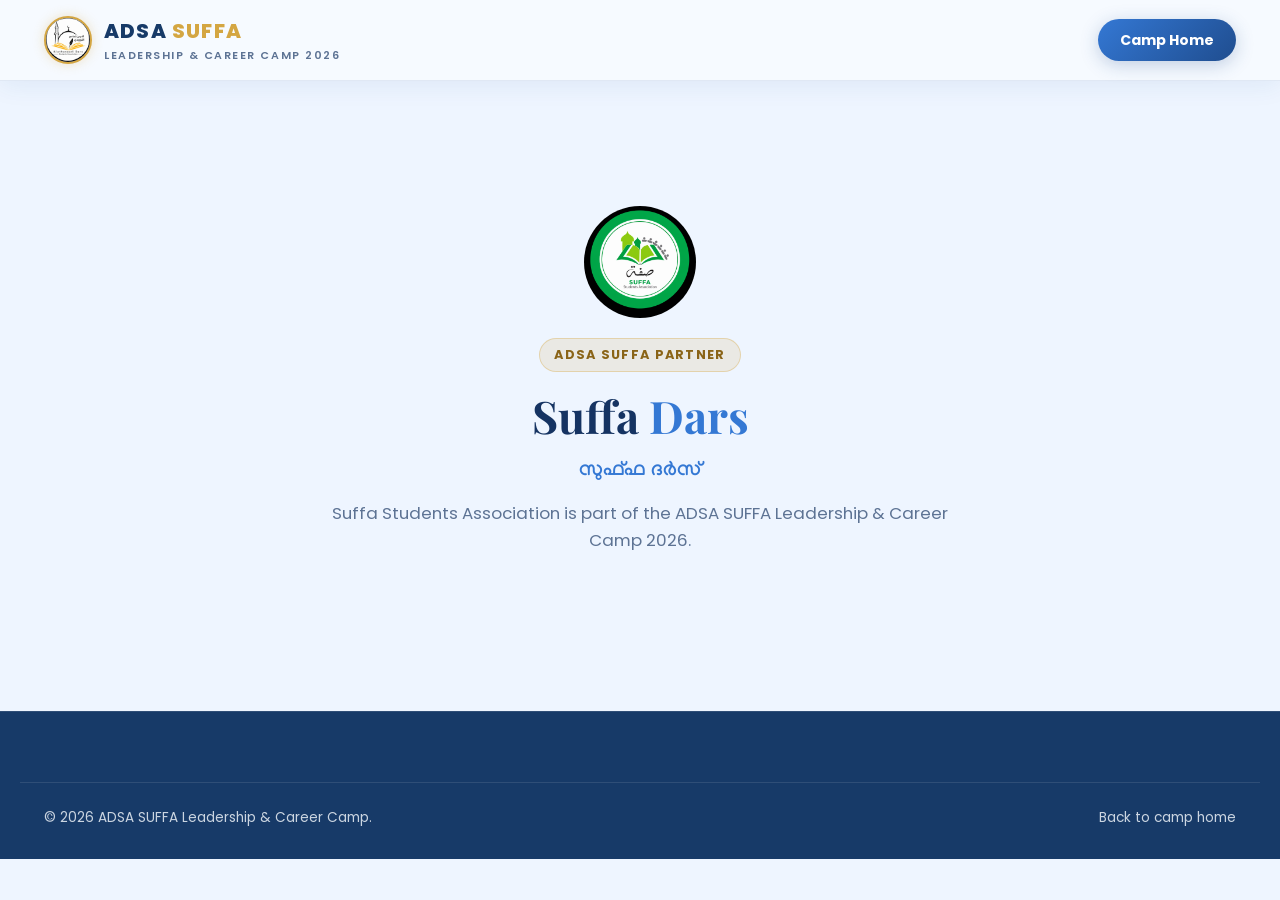
<file: suffa-dars.html>
<!DOCTYPE html>
<html lang="en">
<head>
  <meta charset="UTF-8">
  <meta name="viewport" content="width=device-width, initial-scale=1.0">
  <meta name="theme-color" content="#173a68">
  <meta name="description" content="Suffa Students Association and ADSA SUFFA Leadership & Career Camp 2026.">
  <title>Suffa Dars | ADSA SUFFA</title>
  <link rel="icon" type="image/jpeg" href="images/logo.jpg">
  <link rel="stylesheet" href="css/style.css">
</head>
<body>
  <header class="site-header">
    <div class="container header-container">
      <a href="index.html#home" class="brand" aria-label="ADSA SUFFA Home">
        <img src="images/logo.jpg" alt="ADSA logo" class="brand-logo-img">
        <div class="brand-info">
          <span class="brand-title">ADSA <span>SUFFA</span></span>
          <span class="brand-subtitle">Leadership & Career Camp 2026</span>
        </div>
      </a>
      <div class="header-actions">
        <a href="index.html#home" class="btn-nav-gradient">Camp Home</a>
      </div>
    </div>
  </header>

  <main>
    <section class="about-section organization-page">
      <div class="container text-center">
        <img src="images/suffa-logo.png" alt="Suffa Students Association logo" class="organization-page-logo">
        <div class="section-badge">ADSA SUFFA PARTNER</div>
        <h1 class="section-title">Suffa <span>Dars</span></h1>
        <p class="section-subtitle-ml" lang="ml">സുഫ്ഫ ദർസ്</p>
        <p class="section-desc">Suffa Students Association is part of the ADSA SUFFA Leadership & Career Camp 2026.</p>
      </div>
    </section>
  </main>

  <footer class="site-footer">
    <div class="container footer-bottom">
      <div>© 2026 ADSA SUFFA Leadership & Career Camp.</div>
      <div><a href="index.html#home">Back to camp home</a></div>
    </div>
  </footer>
</body>
</html>
</file>
<file: css/style.css>
/* ==========================================================================
   ADSA SUFFA Leadership & Career Camp 2026 - Main Website Stylesheet
   Theme: Royal Blue (#1f4d8f), Soft Blue (#eef5ff), Navy (#173a68),
          Champagne Gold (#d4a642)
   ========================================================================== */

@import url('https://fonts.googleapis.com/css2?family=Manjari:wght@400;700&family=Playfair+Display:ital,wght@0,400;0,500;0,600;0,700;0,800;1,400;1,500;1,600;1,700;1,800&family=Poppins:wght@300;400;500;600;700;800&display=swap');

:root {
  --primary: #1f4d8f;
  --primary-light: #3478d4;
  --primary-dark: #153362;
  --gold: #d4a642;
  --gold-hover: #b98d2f;
  --gold-soft: rgba(212, 166, 66, 0.14);
  --navy: #173a68;
  --navy-light: #28558e;
  --cream: #eef5ff;
  --cream-card: #ffffff;
  --ink: #1c365d;
  --ink-muted: #5d7394;
  --ink-light: #8297b6;
  --border: #d7e4f5;
  --border-focus: #3478d4;
  --shadow-sm: 0 2px 4px rgba(31, 77, 143, 0.05);
  --shadow-md: 0 10px 25px -5px rgba(31, 77, 143, 0.12), 0 8px 10px -6px rgba(31, 77, 143, 0.06);
  --shadow-lg: 0 20px 35px -10px rgba(31, 77, 143, 0.18);
  --radius-sm: 8px;
  --radius-md: 14px;
  --radius-lg: 20px;
  --radius-full: 9999px;
  --transition: all 0.25s cubic-bezier(0.4, 0, 0.2, 1);
  --font-heading: 'Playfair Display', Georgia, serif;
  --font-serif: 'Poppins', sans-serif;
  --font-sans: 'Poppins', -apple-system, BlinkMacSystemFont, sans-serif;
  --font-malayalam: 'Manjari', 'Poppins', sans-serif;
}

*, *::before, *::after {
  box-sizing: border-box;
  margin: 0;
  padding: 0;
}

html {
  scroll-behavior: smooth;
  font-size: 16px;
}

body {
  font-family: var(--font-sans);
  background-color: var(--cream);
  color: var(--ink);
  line-height: 1.6;
  overflow-x: hidden;
}

h1,
h2,
h3,
h4,
h5,
h6 {
  font-family: var(--font-heading);
}

/* Malayalam Font Support */
[lang="ml"], .ml-text {
  font-family: var(--font-malayalam);
  letter-spacing: 0.01em;
}

a {
  color: inherit;
  text-decoration: none;
  transition: var(--transition);
}

button, input, select, textarea {
  font-family: inherit;
  font-size: 1rem;
}

.container {
  width: 100%;
  max-width: 1240px;
  margin: 0 auto;
  padding: 0 24px;
}

/* ==========================================================================
   Typography & Shared Elements
   ========================================================================== */
.section-badge {
  display: inline-flex;
  align-items: center;
  gap: 8px;
  padding: 6px 14px;
  background: var(--gold-soft);
  border: 1px solid rgba(212, 166, 66, 0.35);
  border-radius: var(--radius-full);
  color: #8a6417;
  font-size: 0.8rem;
  font-weight: 700;
  text-transform: uppercase;
  letter-spacing: 0.1em;
  margin-bottom: 16px;
}

.section-badge.badge-white {
  background: rgba(52, 120, 212, 0.08);
  border-color: rgba(52, 120, 212, 0.2);
  color: var(--primary);
}

.section-title {
  font-size: clamp(2rem, 3.5vw, 2.8rem);
  font-weight: 700;
  color: var(--primary-dark);
  line-height: 1.25;
  margin-bottom: 12px;
}

.section-title.classic-serif-title,
.section-title.classic-serif-title span {
  font-family: var(--font-heading);
}

.section-title span {
  color: var(--primary-light);
  font-family: var(--font-heading);
}

.section-title.title-white {
  color: var(--primary-dark);
}

.section-title.title-white span {
  color: var(--primary-light);
}

.section-subtitle-ml {
  font-size: 1.25rem;
  color: var(--primary-light);
  font-weight: 700;
  margin-bottom: 12px;
}

.section-desc {
  font-size: 1.05rem;
  color: var(--ink-muted);
  max-width: 650px;
  margin-bottom: 32px;
}

.text-center {
  text-align: center;
}

.text-center .section-desc {
  margin-left: auto;
  margin-right: auto;
}

/* ==========================================================================
   Buttons
   ========================================================================== */
.btn {
  display: inline-flex;
  align-items: center;
  justify-content: center;
  gap: 10px;
  padding: 12px 26px;
  font-weight: 600;
  font-size: 0.95rem;
  border-radius: var(--radius-md);
  border: 2px solid transparent;
  cursor: pointer;
  transition: var(--transition);
  text-align: center;
}

.btn-primary {
  background: linear-gradient(135deg, var(--primary-light), var(--primary));
  color: #ffffff;
  box-shadow: 0 4px 14px rgba(31, 77, 143, 0.25);
  border-color: var(--primary-light);
}

.btn-primary:hover {
  transform: translateY(-2px);
  box-shadow: 0 6px 20px rgba(31, 77, 143, 0.35);
  background: linear-gradient(135deg, #4288e4, #1a4178);
}

.btn-emerald {
  background: linear-gradient(135deg, var(--primary-light), var(--primary));
  color: #ffffff;
  box-shadow: 0 4px 14px rgba(31, 77, 143, 0.3);
}

.btn-emerald:hover {
  transform: translateY(-2px);
  box-shadow: 0 6px 20px rgba(31, 77, 143, 0.4);
  background: linear-gradient(135deg, #4288e4, #1a4178);
}

.btn-outline {
  border-color: var(--border);
  background: #ffffff;
  color: var(--ink);
}

.btn-outline:hover {
  border-color: var(--primary-light);
  color: var(--primary-light);
  transform: translateY(-2px);
}

.btn-outline-white {
  border-color: rgba(255, 255, 255, 0.4);
  background: rgba(255, 255, 255, 0.08);
  color: #ffffff;
}

.btn-outline-white:hover {
  background: #ffffff;
  color: var(--primary);
  border-color: #ffffff;
  transform: translateY(-2px);
}

.btn-lg {
  padding: 16px 34px;
  font-size: 1.05rem;
}

/* ==========================================================================
   Header & Navigation
   ========================================================================== */
.site-header {
  position: sticky;
  top: 0;
  z-index: 100;
  background: rgba(247, 250, 255, 0.94);
  backdrop-filter: blur(16px);
  -webkit-backdrop-filter: blur(16px);
  border-bottom: 1px solid rgba(31, 77, 143, 0.1);
  box-shadow: 0 4px 24px rgba(31, 77, 143, 0.08);
  transition: var(--transition);
}

.header-container {
  display: flex;
  align-items: center;
  justify-content: space-between;
  height: 80px;
}

.brand {
  display: flex;
  align-items: center;
  gap: 12px;
}

.brand-logo-img {
  width: 48px;
  height: 48px;
  border-radius: 50%;
  object-fit: cover;
  border: 2px solid var(--gold);
  box-shadow: 0 0 12px rgba(212, 166, 66, 0.3);
  background: #ffffff;
  display: block;
  flex-shrink: 0;
  transition: transform 0.3s ease;
}

.brand-logo-img:hover {
  transform: rotate(6deg) scale(1.05);
}

.footer-logo-img {
  width: 58px;
  height: 58px;
  border-radius: 50%;
  object-fit: cover;
  border: 2px solid var(--gold);
  background: #ffffff;
  display: block;
}

.receipt-logo-img {
  width: 76px;
  height: 76px;
  border-radius: 50%;
  object-fit: cover;
  border: 3px solid var(--primary-light);
  box-shadow: 0 4px 12px rgba(0, 0, 0, 0.15);
  background: #ffffff;
  margin: 0 auto 16px;
  display: block;
}

.brand-emblem {
  width: 48px;
  height: 48px;
  border-radius: 50%;
  background: radial-gradient(circle, var(--gold) 0%, #a37c22 100%);
  display: flex;
  align-items: center;
  justify-content: center;
  box-shadow: 0 0 14px rgba(212, 166, 66, 0.4);
  border: 2px solid rgba(255, 255, 255, 0.3);
  font-family: var(--font-serif);
  font-weight: 800;
  font-size: 1.25rem;
  color: var(--primary-dark);
}

.brand-info {
  display: flex;
  flex-direction: column;
}

.brand-title {
  font-family: var(--font-serif);
  font-size: 1.25rem;
  font-weight: 800;
  letter-spacing: 0.06em;
  color: var(--navy);
}

.brand-title span {
  color: var(--gold);
}

.brand-subtitle {
  font-size: 0.68rem;
  letter-spacing: 0.14em;
  color: var(--ink-muted);
  text-transform: uppercase;
  font-weight: 600;
}

.nav-links {
  display: flex;
  align-items: center;
  gap: 4px;
  list-style: none;
  background: rgba(255, 255, 255, 0.82);
  border: 1px solid var(--border);
  padding: 5px 8px;
  border-radius: 9999px;
  flex-wrap: nowrap;
}

.nav-links li {
  flex-shrink: 0;
  white-space: nowrap;
}

.nav-link {
  color: var(--navy);
  font-size: 0.86rem;
  font-weight: 600;
  padding: 6px 13px;
  border-radius: 9999px;
  transition: all 0.2s ease;
  position: relative;
  white-space: nowrap;
  display: inline-block;
}

.nav-link:hover {
  color: var(--primary);
  background: rgba(52, 120, 212, 0.08);
}

.nav-link.active {
  background: var(--primary);
  color: #ffffff;
}

.header-actions {
  display: flex;
  align-items: center;
  gap: 12px;
}

/* Gradient Pill Button matching reference image */
.btn-nav-gradient {
  display: inline-flex;
  align-items: center;
  justify-content: center;
  gap: 8px;
  background: linear-gradient(135deg, var(--primary-light), var(--primary));
  color: #ffffff !important;
  padding: 10px 22px;
  border-radius: 9999px;
  font-weight: 700;
  font-size: 0.88rem;
  border: none;
  cursor: pointer;
  box-shadow: 0 4px 18px rgba(31, 77, 143, 0.26);
  transition: all 0.25s ease;
}

.btn-nav-gradient:hover {
  transform: translateY(-2px);
  box-shadow: 0 6px 24px rgba(31, 77, 143, 0.36);
}

.admin-link-btn {
  display: inline-flex;
  align-items: center;
  gap: 6px;
  color: var(--primary);
  font-size: 0.85rem;
  font-weight: 600;
  padding: 7px 14px;
  border-radius: 9999px;
  background: #ffffff;
  border: 1px solid var(--border);
  transition: var(--transition);
}

.admin-link-btn:hover {
  background: var(--cream);
  color: var(--primary-dark);
}

.mobile-toggle {
  display: none;
  background: transparent;
  border: none;
  color: var(--primary);
  font-size: 1.7rem;
  cursor: pointer;
}

/* ==========================================================================
   Hero Section
   ========================================================================== */
.hero-section {
  position: relative;
  background: linear-gradient(120deg, #f7faff 0%, #edf4ff 58%, #f6f9ff 100%);
  color: var(--ink);
  padding: 85px 0 65px;
  overflow: hidden;
  min-height: 0;
  display: flex;
  align-items: center;
}

.hero-pattern {
  position: absolute;
  top: 0;
  left: 0;
  right: 0;
  bottom: 0;
  background-image: radial-gradient(rgba(31, 77, 143, 0.1) 1px, transparent 1px);
  background-size: 36px 36px;
  opacity: 0.35;
  pointer-events: none;
}

.hero-glow {
  position: absolute;
  top: 8%;
  left: 50%;
  transform: translateX(-50%);
  width: min(750px, 92vw);
  height: 420px;
  background: radial-gradient(circle, rgba(52, 120, 212, 0.12) 0%, transparent 70%);
  pointer-events: none;
}

.hero-center-container {
  position: relative;
  z-index: 2;
  max-width: 960px;
  margin: 0 auto;
  text-align: center;
  display: flex;
  flex-direction: column;
  align-items: center;
  width: 100%;
}

.hero-top-badge {
  display: inline-flex;
  align-items: center;
  gap: 10px;
  padding: 7px 22px;
  border-radius: 9999px;
  background: rgba(212, 166, 66, 0.08);
  border: 1px solid rgba(212, 166, 66, 0.4);
  color: var(--gold);
  font-size: 0.78rem;
  font-weight: 700;
  letter-spacing: 0.14em;
  text-transform: uppercase;
  margin-bottom: 24px;
  box-shadow: 0 0 20px rgba(212, 166, 66, 0.15);
}

.badge-dot {
  width: 7px;
  height: 7px;
  border-radius: 50%;
  background: var(--gold);
  box-shadow: 0 0 10px var(--gold);
  display: inline-block;
}

.hero-center-title {
  font-family: var(--font-heading);
  font-size: clamp(2.5rem, 5.6vw, 4.6rem);
  font-weight: 700;
  color: #ffffff;
  line-height: 1.1;
  margin-bottom: 18px;
  letter-spacing: -0.015em;
  text-shadow: 0 4px 30px rgba(0, 0, 0, 0.5);
}

.hero-center-title span {
  display: block;
  color: #ffffff;
}

.hero-center-title .hero-center-subtitle {
  margin-top: 8px;
  font-size: clamp(1.65rem, 3.8vw, 2.9rem);
  font-weight: 500;
  line-height: 1.2;
  letter-spacing: 0;
}

.hero-lead-center {
  font-size: 1.35rem;
  font-weight: 700;
  color: #60a5fa;
  margin-bottom: 12px;
  line-height: 1.5;
}

.hero-desc-center {
  font-size: 1.05rem;
  color: #94a3b8;
  max-width: 680px;
  margin: 0 auto 30px;
  line-height: 1.75;
}

.hero-chips-wrap {
  display: flex;
  align-items: center;
  justify-content: center;
  gap: 14px;
  flex-wrap: wrap;
  margin-bottom: 34px;
}

.hero-chip {
  display: inline-flex;
  align-items: center;
  gap: 8px;
  padding: 8px 20px;
  border-radius: 9999px;
  background: rgba(255, 255, 255, 0.04);
  border: 1px solid rgba(255, 255, 255, 0.12);
  font-size: 0.88rem;
  color: #cbd5e1;
  backdrop-filter: blur(8px);
}

.hero-chip.chip-highlight {
  background: rgba(56, 189, 248, 0.08);
  border-color: rgba(56, 189, 248, 0.35);
  color: #7dd3fc;
}

.hero-btns-wrap {
  display: flex;
  align-items: center;
  justify-content: center;
  gap: 18px;
  flex-wrap: wrap;
  margin-bottom: 42px;
}

.btn-gradient-pill {
  display: inline-flex;
  align-items: center;
  justify-content: center;
  gap: 10px;
  background: linear-gradient(135deg, var(--primary-light), var(--primary));
  color: #ffffff !important;
  padding: 15px 36px;
  border-radius: 9999px;
  font-weight: 700;
  font-size: 1.05rem;
  box-shadow: 0 8px 28px rgba(31, 77, 143, 0.28);
  transition: all 0.25s ease;
  border: none;
  cursor: pointer;
}

.btn-gradient-pill:hover {
  transform: translateY(-3px);
  box-shadow: 0 12px 36px rgba(31, 77, 143, 0.38);
}

.btn-glass-pill {
  display: inline-flex;
  align-items: center;
  justify-content: center;
  gap: 10px;
  background: rgba(255, 255, 255, 0.78);
  border: 1.5px solid var(--border);
  color: var(--primary-dark);
  padding: 15px 32px;
  border-radius: 9999px;
  font-weight: 600;
  font-size: 1.05rem;
  transition: all 0.25s ease;
  backdrop-filter: blur(8px);
}

.btn-glass-pill:hover {
  background: var(--cream);
  border-color: var(--primary-light);
  color: var(--primary);
  transform: translateY(-3px);
}

.hero-organized-by {
  display: flex;
  flex-direction: column;
  align-items: center;
  gap: 14px;
  margin-bottom: 30px;
}

.organized-label {
  color: #64748b;
  font-size: 0.78rem;
  text-transform: uppercase;
  letter-spacing: 0.18em;
  font-weight: 600;
}

.organized-logos {
  display: flex;
  align-items: center;
  justify-content: center;
  gap: 24px;
  flex-wrap: wrap;
}

.partner-badge {
  display: inline-flex;
  align-items: center;
  gap: 8px;
  color: #cbd5e1;
  font-size: 0.88rem;
  font-weight: 600;
  padding: 6px 16px;
  border-radius: 9999px;
  background: rgba(255, 255, 255, 0.03);
  border: 1px solid rgba(255, 255, 255, 0.08);
}

.partner-badge-link {
  text-decoration: none;
  transition: background 0.2s ease, border-color 0.2s ease, transform 0.2s ease;
}

.partner-badge-link:hover,
.partner-badge-link:focus-visible {
  background: rgba(255, 255, 255, 0.08);
  border-color: rgba(212, 166, 66, 0.45);
  transform: translateY(-2px);
}

.partner-badge img {
  width: 24px;
  height: 24px;
  border-radius: 50%;
  object-fit: cover;
  border: 1px solid rgba(255, 255, 255, 0.2);
}

.organization-page {
  min-height: 70vh;
  display: flex;
  align-items: center;
  padding: 120px 0 80px;
}

.organization-page-logo {
  display: block;
  width: 112px;
  height: 112px;
  object-fit: contain;
  border-radius: 50%;
  margin: 0 auto 20px;
}

.organization-page-title {
  max-width: 900px;
  margin: 0 auto 24px;
  font-size: clamp(1.7rem, 3vw, 2.4rem);
}

.organization-page-copy {
  max-width: 900px;
  margin: 0 auto;
  color: var(--ink-muted);
  font-size: 1.05rem;
  line-height: 1.8;
  text-align: left;
}

.organization-page-copy p + p {
  margin-top: 16px;
}

.organization-page-actions {
  display: flex;
  justify-content: center;
  gap: 14px;
  flex-wrap: wrap;
  margin-top: 28px;
}

.organization-page .btn-glass-pill {
  background: transparent;
  border-color: var(--primary-light);
  color: var(--primary);
  backdrop-filter: none;
}

.organization-page .btn-glass-pill:hover {
  background: var(--primary);
  border-color: var(--primary);
  color: #ffffff;
}

.hero-scroll-prompt {
  display: flex;
  flex-direction: column;
  align-items: center;
  gap: 6px;
  color: var(--gold);
  font-size: 0.68rem;
  letter-spacing: 0.25em;
  text-transform: uppercase;
  font-weight: 700;
}

.scroll-line {
  width: 1px;
  height: 32px;
  background: linear-gradient(180deg, var(--gold), transparent);
  animation: pulseLine 2s infinite ease-in-out;
}

@keyframes pulseLine {
  0%, 100% { opacity: 0.3; transform: scaleY(0.7); }
  50% { opacity: 1; transform: scaleY(1); }
}

/* ==========================================================================
   Leadership Profile
   ========================================================================== */
.leadership-profile-section {
  padding: 58px 0;
  background: var(--cream);
  border-bottom: 1px solid var(--border);
}

.leadership-profile-layout {
  display: grid;
  grid-template-columns: minmax(0, 1fr) minmax(260px, 340px);
  align-items: center;
  gap: clamp(32px, 6vw, 72px);
}

.leadership-profile-content {
  max-width: 900px;
  border-left: 3px solid var(--primary-light);
  padding: 4px 0 4px 24px;
}

.leadership-profile-portrait {
  position: relative;
  isolation: isolate;
  justify-self: end;
  width: min(100%, 340px);
  aspect-ratio: 1 / 1.08;
  overflow: hidden;
  border-bottom: 4px solid var(--gold);
  border-radius: 48% 48% 16px 16px;
  background:
    radial-gradient(ellipse at 50% 20%, rgba(212, 166, 66, 0.35), transparent 42%),
    linear-gradient(145deg, var(--primary-light), var(--primary-dark));
  box-shadow: var(--shadow-lg);
}

.leadership-profile-image {
  display: block;
  width: 100%;
  height: 100%;
  object-fit: contain;
  object-position: center bottom;
}

.leadership-profile-name {
  color: var(--primary-dark);
  font-family: var(--font-heading);
  font-size: clamp(1.7rem, 3vw, 2.4rem);
  line-height: 1.25;
  margin-bottom: 8px;
}

.leadership-profile-role {
  color: var(--primary);
  font-family: var(--font-sans);
  font-size: 0.9rem;
  font-weight: 700;
  letter-spacing: 0.08em;
  margin-bottom: 14px;
  text-transform: uppercase;
}

.leadership-profile-description {
  color: var(--ink-muted);
  font-family: 'Poppins', var(--font-sans);
  font-size: 1rem;
  font-weight: 300;
  line-height: 1.75;
  margin: 0;
  max-width: 850px;
}

/* ==========================================================================
   About Section
   ========================================================================== */
.about-section {
  padding: 100px 0;
  background: var(--cream);
}

.about-grid {
  display: grid;
  grid-template-columns: 1.1fr 1fr;
  gap: 60px;
  align-items: center;
}

.about-grid.about-split-layout {
  grid-template-columns: minmax(0, 0.85fr) minmax(0, 1.15fr);
  gap: clamp(32px, 5vw, 64px);
  align-items: start;
}

.about-split-layout .about-description {
  max-width: none;
  font-family: 'Poppins', var(--font-sans);
  font-weight: 300;
}

.about-features {
  display: grid;
  grid-template-columns: repeat(2, minmax(0, 1fr));
  gap: 24px;
  margin: 0;
}

.about-story-card {
  min-height: 210px;
  padding: 32px;
  border: 1px solid var(--border);
  border-radius: 22px;
  background: #ffffff;
  box-shadow: var(--shadow-sm);
  text-align: left;
  transition: transform 0.2s ease, box-shadow 0.2s ease, border-color 0.2s ease;
}

.about-story-card:hover {
  border-color: var(--primary-light);
  transform: translateY(-2px);
  box-shadow: var(--shadow-md);
}

.about-story-top {
  display: flex;
  align-items: center;
  gap: 16px;
  margin-bottom: 22px;
}

.about-story-number {
  display: grid;
  flex: 0 0 44px;
  width: 44px;
  height: 44px;
  place-items: center;
  border-radius: 50%;
  background: #e8f1ff;
  color: var(--primary);
  font-family: var(--font-serif);
  font-size: 0.95rem;
  font-weight: 700;
}

.about-story-rule {
  height: 1px;
  flex: 1;
  background: var(--border);
}

.about-story-card p {
  margin: 0;
  color: var(--ink);
  font-family: 'Poppins', var(--font-sans);
  font-size: clamp(1rem, 1.6vw, 1.3rem);
  font-weight: 300;
  line-height: 1.55;
}

/* ==========================================================================
   41 Dars Directory Section
   ========================================================================== */
.dars-section {
  padding: 100px 0;
  background:
    radial-gradient(ellipse at 50% 0, rgba(52, 120, 212, 0.08), transparent 44%),
    var(--cream);
  border-top: 1px solid var(--border);
  border-bottom: 1px solid var(--border);
}

.dars-toolbar {
  display: flex;
  align-items: center;
  justify-content: space-between;
  gap: 20px;
  flex-wrap: wrap;
  margin-bottom: 30px;
  background: #ffffff;
  padding: 16px 24px;
  border-radius: var(--radius-md);
  box-shadow: var(--shadow-sm);
  border: 1px solid var(--border);
}

.dars-search-wrap {
  position: relative;
  flex: 1;
  min-width: 260px;
}

.dars-search-input {
  width: 100%;
  padding: 12px 16px 12px 42px;
  border: 1px solid var(--border);
  border-radius: var(--radius-sm);
  background: var(--cream);
}

.dars-search-input:focus {
  outline: none;
  border-color: var(--primary-light);
  background: #ffffff;
}

.dars-district-select {
  flex: 0 0 190px;
  min-width: 190px;
  padding: 12px 18px;
  border: 1px solid var(--border);
  border-radius: var(--radius-sm);
  background: #ffffff;
  color: var(--ink);
  cursor: pointer;
}

.dars-search-icon {
  position: absolute;
  left: 14px;
  top: 50%;
  transform: translateY(-50%);
  color: var(--ink-light);
}

.dars-count-badge {
  font-weight: 700;
  color: var(--primary);
  font-size: 0.95rem;
}

.dars-cards-grid {
  display: grid;
  grid-template-columns: repeat(auto-fill, minmax(280px, 1fr));
  gap: 20px;
}

.dars-card {
  background: #ffffff;
  border: 1px solid var(--border);
  border-radius: var(--radius-md);
  padding: 22px;
  box-shadow: var(--shadow-sm);
  transition: var(--transition);
  display: flex;
  flex-direction: column;
  position: relative;
}

.dars-card:hover {
  transform: translateY(-4px);
  box-shadow: var(--shadow-md);
  border-color: var(--primary-light);
}

.dars-card-top {
  display: flex;
  align-items: center;
  justify-content: space-between;
  margin-bottom: 14px;
}

.dars-id-pill {
  font-family: var(--font-serif);
  font-weight: 800;
  font-size: 0.85rem;
  background: var(--navy);
  color: #ffffff;
  border: 1px solid var(--primary-light);
  padding: 3px 10px;
  border-radius: var(--radius-full);
}

.dars-card-name {
  font-size: 1.1rem;
  font-weight: 700;
  color: var(--primary-dark);
  margin-bottom: 6px;
  line-height: 1.35;
}

.dars-card-place {
  font-size: 0.88rem;
  color: var(--ink-muted);
  display: flex;
  align-items: center;
  gap: 5px;
  margin-bottom: 14px;
}

.dars-card-meta {
  border-top: 1px solid #f1f5f9;
  padding-top: 12px;
  margin-top: auto;
  font-size: 0.85rem;
}

.dars-usthad-row {
  display: flex;
  align-items: center;
  gap: 6px;
  color: var(--ink);
  font-weight: 600;
  margin-bottom: 4px;
}

.dars-phone-link {
  display: inline-block;
  color: var(--primary);
  font-weight: 600;
  margin-bottom: 8px;
}

.dars-phone-link:hover {
  color: var(--primary-dark);
  text-decoration: underline;
}

.dars-reg-badge {
  font-size: 0.75rem;
  color: var(--primary-light);
  font-weight: 700;
  margin-top: 6px;
  display: inline-block;
}

/* ==========================================================================
   Gallery Section
   ========================================================================== */
.gallery-section {
  padding: 100px 0;
  background: #ffffff;
}

.gallery-grid {
  display: grid;
  grid-template-columns: repeat(auto-fill, minmax(280px, 1fr));
  gap: 22px;
  margin-top: 36px;
}

.gallery-item {
  position: relative;
  border-radius: var(--radius-md);
  overflow: hidden;
  box-shadow: var(--shadow-sm);
  background: var(--navy);
  aspect-ratio: 4 / 3;
  cursor: pointer;
  transition: var(--transition);
}

.gallery-item:hover {
  transform: translateY(-4px);
  box-shadow: var(--shadow-lg);
}

.gallery-item img {
  width: 100%;
  height: 100%;
  object-fit: cover;
  display: block;
  transition: transform 0.4s ease;
}

.gallery-item:hover img {
  transform: scale(1.06);
}

.gallery-item-overlay {
  position: absolute;
  bottom: 0;
  left: 0;
  right: 0;
  background: linear-gradient(transparent, rgba(15, 23, 42, 0.92) 80%);
  padding: 24px 18px 16px;
  color: #ffffff;
  display: flex;
  flex-direction: column;
}

.gallery-item-title {
  font-weight: 700;
  font-size: 1rem;
  margin-bottom: 4px;
  color: #ffffff;
}

.gallery-item-caption {
  font-size: 0.82rem;
  color: #cbd5e1;
}

.gallery-tag {
  align-self: flex-start;
  font-size: 0.7rem;
  font-weight: 700;
  text-transform: uppercase;
  background: var(--gold);
  color: #1a1708;
  padding: 2px 8px;
  border-radius: var(--radius-full);
  margin-bottom: 6px;
}

/* ==========================================================================
   Registration Section (Core Feature)
   ========================================================================== */
.register-section {
  padding: 100px 0;
  background: linear-gradient(135deg, #f7faff 0%, #eaf2ff 100%);
  color: var(--ink);
  position: relative;
}

.register-section::before {
  content: '';
  position: absolute;
  top: 0;
  left: 0;
  right: 0;
  height: 4px;
  background: linear-gradient(90deg, var(--gold), #fef08a, var(--gold));
}

.register-box {
  background: #ffffff;
  color: var(--ink);
  border-radius: var(--radius-lg);
  padding: 44px;
  box-shadow: var(--shadow-md);
  max-width: 860px;
  margin: 0 auto;
  border: 1px solid var(--border);
}

.register-form-grid {
  display: grid;
  grid-template-columns: 1fr 1fr;
  gap: 20px;
  margin-top: 28px;
}

.form-group {
  display: flex;
  flex-direction: column;
  gap: 8px;
}

.form-group.col-full {
  grid-column: 1 / -1;
}

.form-group label {
  font-size: 0.88rem;
  font-weight: 700;
  color: var(--navy);
  display: flex;
  justify-content: space-between;
}

.form-group label span.req {
  color: #dc2626;
}

.form-group input, 
.form-group select, 
.form-group textarea {
  width: 100%;
  padding: 13px 16px;
  border: 1.5px solid var(--border);
  border-radius: var(--radius-sm);
  background: #fdfdfd;
  color: var(--ink);
  transition: var(--transition);
}

.form-group input:focus, 
.form-group select:focus, 
.form-group textarea:focus {
  outline: none;
  border-color: var(--primary-light);
  box-shadow: 0 0 0 3px rgba(52, 120, 212, 0.15);
  background: #ffffff;
}

.form-note {
  font-size: 0.78rem;
  color: var(--ink-muted);
}

/* Registration Success Card */
.reg-success-card {
  display: none;
  background: #ffffff;
  border-radius: var(--radius-lg);
  padding: 40px;
  text-align: center;
  max-width: 600px;
  margin: 0 auto;
  box-shadow: var(--shadow-md);
  color: var(--ink);
  border: 2px solid var(--primary-light);
}

.reg-success-icon {
  width: 72px;
  height: 72px;
  background: #e8f1ff;
  color: var(--primary-light);
  border-radius: 50%;
  display: flex;
  align-items: center;
  justify-content: center;
  font-size: 2.2rem;
  margin: 0 auto 20px;
}

.reg-id-display {
  display: inline-block;
  padding: 10px 24px;
  background: var(--gold-soft);
  border: 1.5px dashed var(--gold);
  border-radius: var(--radius-md);
  font-family: var(--font-serif);
  font-size: 1.6rem;
  font-weight: 700;
  color: #796112;
  margin: 18px 0;
}

.reg-details-list {
  background: var(--cream);
  border-radius: var(--radius-md);
  padding: 20px;
  text-align: left;
  font-size: 0.92rem;
  margin: 20px 0;
  display: flex;
  flex-direction: column;
  gap: 10px;
}

.reg-detail-row {
  display: flex;
  justify-content: space-between;
  border-bottom: 1px solid var(--border);
  padding-bottom: 8px;
}

.reg-detail-row:last-child {
  border-bottom: none;
  padding-bottom: 0;
}

/* ==========================================================================
   Footer
   ========================================================================== */
.site-footer {
  background: var(--navy);
  color: #cbd5e1;
  padding: 70px 0 30px;
  border-top: 1px solid rgba(255, 255, 255, 0.1);
}

.footer-grid {
  display: grid;
  grid-template-columns: 1.6fr 1fr 1fr;
  gap: 40px;
  margin-bottom: 50px;
}

.footer-brand {
  display: flex;
  flex-direction: column;
  gap: 16px;
}

.footer-brand-title {
  font-family: var(--font-serif);
  font-size: 1.3rem;
  color: #ffffff;
  font-weight: 700;
}

.footer-brand-title span {
  color: var(--gold);
}

.footer-col h4 {
  color: #ffffff;
  font-size: 1rem;
  margin-bottom: 18px;
  position: relative;
  padding-bottom: 8px;
}

.footer-col h4::after {
  content: '';
  position: absolute;
  bottom: 0;
  left: 0;
  width: 32px;
  height: 2px;
  background: var(--gold);
}

.footer-links {
  list-style: none;
  display: flex;
  flex-direction: column;
  gap: 10px;
}

.footer-links a:hover {
  color: var(--gold);
}

.footer-contact-details {
  display: flex;
  flex-direction: column;
  gap: 14px;
  color: #cbd5e1;
  font-size: 0.94rem;
  line-height: 1.55;
}

.footer-contact-details p {
  margin: 0;
}

.footer-contact-details strong {
  display: block;
  margin-bottom: 6px;
  color: #ffffff;
}

.footer-contact-details a {
  color: #cbd5e1;
  text-decoration: none;
}

.footer-contact-details a:hover {
  color: var(--gold);
}

.footer-bottom {
  display: flex;
  align-items: center;
  justify-content: space-between;
  border-top: 1px solid rgba(255, 255, 255, 0.1);
  padding-top: 24px;
  font-size: 0.85rem;
}

.compact-page-footer {
  padding: 50px 0 24px;
}

.compact-page-footer .footer-grid {
  grid-template-columns: minmax(0, 1.5fr) repeat(2, minmax(0, 1fr)) minmax(0, 0.65fr);
  gap: 32px;
  margin-bottom: 34px;
}

.compact-page-footer .footer-contact-column {
  width: 100%;
  max-width: 200px;
  justify-self: start;
}

.compact-page-footer .footer-col h4 {
  margin-bottom: 14px;
}

.compact-page-footer .footer-links {
  gap: 7px;
}

.compact-page-footer .footer-bottom {
  padding-top: 18px;
}

/* Toast Notifications */
.toast-container {
  position: fixed;
  bottom: 24px;
  right: 24px;
  z-index: 9999;
  display: flex;
  flex-direction: column;
  gap: 10px;
}

.toast {
  background: var(--navy);
  color: #ffffff;
  padding: 14px 20px;
  border-radius: var(--radius-md);
  box-shadow: 0 10px 25px rgba(0, 0, 0, 0.25);
  border-left: 4px solid var(--primary-light);
  display: flex;
  align-items: center;
  gap: 12px;
  font-size: 0.92rem;
  animation: slideIn 0.3s ease;
}

.toast.toast-success {
  border-left-color: #22c55e;
}

.toast.toast-error {
  border-left-color: #ef4444;
}

@keyframes slideIn {
  from { transform: translateX(100%); opacity: 0; }
  to { transform: translateX(0); opacity: 1; }
}

/* ==========================================================================
   Schedule Showcase
   ========================================================================== */
.schedule-showcase-section {
  padding: 72px 0 88px;
  background:
    radial-gradient(ellipse at 50% 0, rgba(52, 120, 212, 0.08), transparent 44%),
    var(--cream);
  border-top: 1px solid var(--border);
  border-bottom: 1px solid var(--border);
}

.schedule-intro {
  margin-bottom: 32px;
  text-align: center;
}

.schedule-program-pill {
  display: inline-flex;
  align-items: center;
  gap: 9px;
  padding: 7px 17px;
  border: 1px solid var(--primary-light);
  border-radius: var(--radius-full);
  color: var(--primary);
  background: rgba(255, 255, 255, 0.76);
  font-size: 0.78rem;
  font-weight: 800;
  letter-spacing: 0.12em;
}

.schedule-heading {
  margin: 10px 0 2px;
  color: var(--navy);
  font-size: clamp(2.4rem, 5vw, 3.5rem);
  line-height: 1.15;
}

.schedule-heading span {
  color: var(--primary);
}

.schedule-intro > p {
  color: var(--ink-muted);
  font-size: 1.05rem;
}

.schedule-intro-rule {
  display: flex;
  align-items: center;
  justify-content: center;
  gap: 10px;
  width: min(250px, 70%);
  margin: 15px auto 0;
}

.schedule-intro-rule::before,
.schedule-intro-rule::after {
  content: '';
  height: 1px;
  flex: 1;
  background: linear-gradient(90deg, transparent, var(--primary-light), transparent);
}

.schedule-day-grid {
  display: grid;
  grid-template-columns: repeat(7, minmax(0, 1fr));
  gap: 12px;
  margin-bottom: 24px;
}

.schedule-day-tab {
  display: flex;
  min-width: 0;
  min-height: 180px;
  flex-direction: column;
  align-items: center;
  padding: 14px 11px 12px;
  border: 1px solid var(--border);
  border-radius: 20px;
  background: var(--cream-card);
  box-shadow: var(--shadow-sm);
  color: var(--ink);
  cursor: pointer;
  text-align: center;
  transition: transform 0.25s ease, border-color 0.25s ease, box-shadow 0.25s ease;
}

.schedule-day-tab:hover,
.schedule-day-tab.is-active {
  transform: translateY(-3px);
  border-color: var(--primary-light);
  box-shadow: var(--shadow-md);
}

.schedule-day-tab.is-active {
  background: linear-gradient(180deg, #fff 0%, rgba(52, 120, 212, 0.06) 100%);
}

.schedule-day-tab:focus-visible {
  outline: 3px solid rgba(52, 120, 212, 0.35);
  outline-offset: 3px;
}

.schedule-tab-day {
  padding: 4px 12px;
  border-radius: var(--radius-full);
  background: var(--navy);
  color: #fff;
  font-size: 0.72rem;
  font-weight: 800;
  letter-spacing: 0.06em;
  line-height: 1.2;
}

.schedule-day-tab.is-active .schedule-tab-day {
  background: var(--primary-light);
}

.schedule-tab-title {
  display: block;
  min-height: 2.55em;
  margin-top: 12px;
  color: var(--navy);
  font-size: 0.91rem;
  font-weight: 800;
  line-height: 1.3;
}

.schedule-tab-summary {
  display: block;
  margin: 5px 0 10px;
  color: var(--ink-muted);
  font-size: 0.72rem;
  line-height: 1.35;
}

.schedule-tab-action {
  display: flex;
  width: 100%;
  align-items: center;
  justify-content: center;
  gap: 5px;
  margin-top: auto;
  padding: 7px 6px;
  border: 1px solid var(--primary);
  border-radius: var(--radius-full);
  color: var(--primary-dark);
  font-size: 0.72rem;
  font-weight: 700;
  line-height: 1.2;
}

.schedule-day-tab.is-active .schedule-tab-action {
  border-color: var(--primary-light);
  background: var(--primary-light);
  color: #fff;
}

.schedule-detail-card {
  display: grid;
  grid-template-columns: minmax(190px, 0.78fr) minmax(0, 1.7fr) minmax(170px, 0.66fr);
  align-items: stretch;
  gap: 24px;
  padding: 16px;
  border: 1px solid rgba(52, 120, 212, 0.2);
  border-radius: 22px;
  background: rgba(255, 255, 255, 0.92);
  box-shadow: var(--shadow-md);
}

.schedule-detail-visual {
  position: relative;
  display: flex;
  min-height: 250px;
  overflow: hidden;
  flex-direction: column;
  align-items: center;
  justify-content: center;
  border-radius: 16px;
  background:
    radial-gradient(circle at 75% 18%, rgba(212, 166, 66, 0.38), transparent 28%),
    linear-gradient(145deg, var(--primary-light), var(--primary-dark));
  color: #fff;
  text-align: center;
}

.schedule-detail-visual::before,
.schedule-detail-visual::after {
  position: absolute;
  border: 1px solid rgba(255, 255, 255, 0.16);
  border-radius: 50%;
  content: '';
  pointer-events: none;
}

.schedule-detail-visual::before {
  width: 230px;
  height: 230px;
  right: -88px;
  bottom: -96px;
}

.schedule-detail-visual::after {
  width: 170px;
  height: 170px;
  left: -83px;
  top: -70px;
}

.schedule-visual-brand,
.schedule-visual-caption,
.schedule-visual-number {
  position: relative;
  z-index: 1;
}

.schedule-visual-brand {
  font-size: 0.86rem;
  font-weight: 700;
  letter-spacing: 0.18em;
}

.schedule-visual-brand strong {
  color: #f3d87a;
}

.schedule-visual-number {
  margin: 4px 0;
  color: rgba(255, 255, 255, 0.96);
  font-family: var(--font-serif);
  font-size: clamp(5rem, 8vw, 7rem);
  font-weight: 800;
  line-height: 1;
}

.schedule-visual-caption {
  color: rgba(255, 255, 255, 0.8);
  font-size: 0.64rem;
  font-weight: 700;
  letter-spacing: 0.16em;
}

.schedule-detail-main {
  min-width: 0;
  padding: 8px 0;
}

.schedule-detail-eyebrow {
  display: flex;
  align-items: center;
  gap: 11px;
  margin-bottom: 8px;
  color: var(--ink-muted);
  font-size: 0.82rem;
}

.schedule-detail-day {
  padding: 5px 13px;
  border-radius: var(--radius-full);
  background: var(--primary-light);
  color: #fff;
  font-size: 0.78rem;
  font-weight: 800;
}

.schedule-detail-main h2 {
  margin-bottom: 5px;
  color: var(--navy);
  font-size: clamp(1.35rem, 2vw, 1.7rem);
  line-height: 1.28;
}

.schedule-detail-summary {
  margin-bottom: 16px;
  color: var(--ink-muted);
  font-size: 0.86rem;
  line-height: 1.55;
}

.schedule-section-list {
  display: grid;
  grid-template-columns: repeat(3, minmax(0, 1fr));
  border-top: 1px solid var(--border);
  padding-top: 14px;
}

.schedule-section-item {
  padding: 2px 12px;
  border-right: 1px solid var(--border);
}

.schedule-section-item:first-child {
  padding-left: 0;
}

.schedule-section-item:last-child {
  border-right: 0;
}

.schedule-section-item > span {
  display: block;
  margin-bottom: 7px;
  color: var(--primary);
  font-size: 0.72rem;
  font-weight: 800;
  letter-spacing: 0.04em;
}

.schedule-section-item p {
  color: var(--ink);
  font-size: 0.77rem;
  line-height: 1.45;
  overflow-wrap: anywhere;
}

.schedule-detail-aside {
  display: flex;
  flex-direction: column;
  align-items: center;
  justify-content: center;
  padding: 12px 8px 12px 20px;
  border-left: 1px solid rgba(52, 120, 212, 0.22);
  text-align: center;
}

.schedule-detail-aside p {
  margin: 4px 0 16px;
  color: var(--navy);
  font-family: var(--font-serif);
  font-size: 0.9rem;
  font-style: italic;
  line-height: 1.55;
}

.schedule-register-link {
  display: inline-flex;
  align-items: center;
  justify-content: center;
  gap: 8px;
  padding: 10px 16px;
  border-radius: var(--radius-full);
  background: var(--primary-light);
  color: #fff;
  font-size: 0.78rem;
  font-weight: 700;
}

.schedule-register-link:hover {
  background: var(--primary-dark);
}

.schedule-menu-toggle {
  font-size: 0.78rem;
  font-weight: 700;
  letter-spacing: 0.04em;
}

@media (max-width: 1100px) {
  .schedule-day-grid {
    grid-template-columns: repeat(4, minmax(0, 1fr));
  }

  .schedule-detail-card {
    grid-template-columns: minmax(170px, 0.7fr) minmax(0, 1.5fr);
  }

  .schedule-detail-aside {
    grid-column: 1 / -1;
    flex-direction: row;
    gap: 16px;
    padding: 12px 8px 2px;
    border-top: 1px solid rgba(52, 120, 212, 0.22);
    border-left: 0;
  }

  .schedule-detail-aside p {
    margin: 0 auto 0 0;
  }

}

@media (max-width: 760px) {
  .schedule-showcase-section {
    padding: 56px 0 64px;
  }

  .schedule-day-grid {
    display: flex;
    overflow-x: auto;
    gap: 12px;
    padding: 4px 2px 12px;
    scroll-snap-type: x mandatory;
  }

  .schedule-day-tab {
    flex: 0 0 158px;
    scroll-snap-align: start;
  }

  .schedule-detail-card {
    grid-template-columns: repeat(2, minmax(0, 1fr));
    gap: 16px;
    padding: 12px;
  }

  .schedule-detail-visual {
    grid-column: 1 / -1;
    min-height: 170px;
  }

  .schedule-visual-number {
    font-size: 5rem;
  }

  .schedule-section-list {
    grid-template-columns: 1fr;
    gap: 12px;
  }

  .schedule-section-item,
  .schedule-section-item:first-child {
    padding: 0;
    border-right: 0;
  }

  .schedule-detail-aside {
    grid-column: 1 / -1;
  }
}

@media (max-width: 520px) {
  .schedule-detail-card {
    grid-template-columns: 1fr;
  }

  .schedule-detail-aside {
    flex-wrap: wrap;
    justify-content: center;
  }

  .schedule-detail-aside p {
    flex: 1 1 150px;
    margin: 0;
  }
}

@media (prefers-reduced-motion: reduce) {
  .schedule-day-tab {
    transition: none;
  }

  .schedule-day-tab:hover,
  .schedule-day-tab.is-active {
    transform: none;
  }
}

/* ==========================================================================
   Qualifications Section
   ========================================================================== */
.qualifications-section {
  padding: 100px 0;
  background:
    radial-gradient(ellipse at 50% 0, rgba(52, 120, 212, 0.08), transparent 44%),
    var(--cream);
  border-top: 1px solid var(--border);
  border-bottom: 1px solid var(--border);
}

.qualifications-section .section-badge,
.dars-section .section-badge {
  border-color: var(--primary-light);
  background: rgba(255, 255, 255, 0.76);
  color: var(--primary);
}

.qualifications-section .section-title,
.dars-section .section-title {
  color: var(--navy);
}

.qualifications-section .section-title span,
.dars-section .section-title span {
  color: var(--primary);
}

.qualifications-section .section-desc,
.dars-section .section-desc {
  color: var(--ink-muted);
}

.qualifications-grid {
  display: grid;
  grid-template-columns: repeat(auto-fit, minmax(260px, 1fr));
  gap: 24px;
  margin-top: 40px;
}

.qualification-card {
  background: var(--cream-card);
  border: 1px solid var(--border);
  border-radius: var(--radius-md);
  padding: 26px;
  display: block;
  transition: var(--transition);
}

.qualification-card:hover {
  transform: translateY(-3px);
  border-color: var(--primary-light);
  box-shadow: var(--shadow-sm);
}

.qualification-info h2,
.qualification-info h4 {
  font-size: 1.05rem;
  color: var(--primary-dark);
  margin-bottom: 6px;
}

.qualification-info p {
  font-size: 0.88rem;
  color: var(--ink-muted);
  line-height: 1.6;
}

/* ==========================================================================
   Responsive Breakpoints
   ========================================================================== */
@media (max-width: 992px) {
  .hero-grid, .about-grid, .footer-grid {
    grid-template-columns: 1fr;
    gap: 40px;
  }

  .about-grid.about-split-layout {
    grid-template-columns: 1fr;
  }

  .nav-links {
    display: none;
  }

  .mobile-toggle {
    display: block;
  }

  .nav-links.mobile-open {
    display: flex;
    flex-direction: column;
    position: absolute;
    top: 80px;
    left: 0;
    right: 0;
    background: rgba(247, 250, 255, 0.98);
    backdrop-filter: blur(16px);
    padding: 24px;
    border-bottom: 2px solid var(--primary-light);
    gap: 16px;
    box-shadow: 0 15px 30px rgba(31, 77, 143, 0.16);
    border-radius: 0 0 16px 16px;
  }

  .register-form-grid {
    grid-template-columns: 1fr;
  }
}

@media (max-width: 760px) {
  .leadership-profile-layout {
    grid-template-columns: 1fr;
    gap: 28px;
  }

  .leadership-profile-content {
    max-width: none;
  }

  .leadership-profile-portrait {
    justify-self: center;
    width: min(100%, 340px);
  }
}

@media (max-width: 640px) {
  .header-actions {
    gap: 8px;
  }

  .header-actions .admin-link-btn {
    display: none;
  }

  .header-actions .btn-nav-gradient {
    padding: 8px 14px;
    font-size: 0.8rem;
  }

  .hero-stats-row {
    grid-template-columns: 1fr;
    gap: 16px;
  }

  .register-box {
    padding: 24px;
  }

  .about-features {
    grid-template-columns: 1fr;
  }

  .footer-bottom {
    flex-direction: column;
    gap: 12px;
    text-align: center;
  }
}

/* Homepage redesign */
#homeSchedule {
  scroll-margin-top: 100px;
}

.hero-section {
  min-height: 0;
  padding: 46px 0 54px;
  background: linear-gradient(120deg, #f7faff 0%, #edf4ff 58%, #f6f9ff 100%);
  color: var(--ink);
}

.hero-pattern {
  background-image:
    radial-gradient(rgba(31, 77, 143, 0.1) 1px, transparent 1px),
    linear-gradient(90deg, rgba(255, 255, 255, 0.55), transparent 70%);
  background-size: 34px 34px, auto;
  opacity: 0.25;
}

.hero-glow {
  top: 4%;
  left: auto;
  right: 4%;
  transform: none;
  width: min(700px, 60vw);
  height: 520px;
  background: radial-gradient(circle, rgba(52, 120, 212, 0.12) 0%, transparent 70%);
}

.hero-home-layout {
  position: relative;
  z-index: 2;
  display: grid;
  grid-template-columns: minmax(0, 0.92fr) minmax(0, 1.08fr);
  align-items: center;
  gap: clamp(36px, 6vw, 78px);
}

.hero-copy {
  position: relative;
  z-index: 1;
  max-width: 600px;
  padding: 18px 0;
}

.hero-top-badge {
  background: rgba(52, 120, 212, 0.08);
  border-color: rgba(52, 120, 212, 0.22);
  color: var(--primary);
  box-shadow: none;
}

.badge-dot {
  background: var(--primary-light);
  box-shadow: 0 0 8px rgba(52, 120, 212, 0.35);
}

.hero-center-title {
  margin-bottom: 16px;
  color: var(--primary-dark);
  text-align: left;
  text-shadow: none;
}

.hero-center-title .hero-center-subtitle {
  margin-top: 5px;
  color: var(--primary);
  font-size: clamp(1.7rem, 3.3vw, 2.55rem);
  font-weight: 600;
}

.hero-desc-center {
  max-width: 580px;
  margin: 0 0 26px;
  color: var(--ink-muted);
  text-align: left;
}

.hero-btns-wrap {
  justify-content: flex-start;
  margin-bottom: 28px;
}

.hero-organized-by {
  align-items: flex-start;
  gap: 10px;
  margin-bottom: 0;
}

.organized-label {
  color: var(--ink-muted);
}

.organized-logos {
  justify-content: flex-start;
  gap: 10px;
}

.partner-badge {
  background: rgba(255, 255, 255, 0.82);
  border-color: var(--border);
  color: var(--navy);
}

.partner-badge img {
  border-color: var(--border);
}

.partner-badge-link:hover,
.partner-badge-link:focus-visible {
  background: #ffffff;
  border-color: var(--primary-light);
}

.hero-mosque-panel {
  position: relative;
  min-width: 0;
  height: min(64vw, 590px);
  min-height: 420px;
  max-height: 590px;
  overflow: hidden;
  isolation: isolate;
  border: 1px solid rgba(31, 77, 143, 0.12);
  border-radius: 34px 34px 120px 34px;
  background: #e6eefb;
  box-shadow: var(--shadow-lg);
}

.hero-mosque-panel::after {
  position: absolute;
  inset: 0;
  background: linear-gradient(90deg, rgba(21, 51, 98, 0.02), transparent 55%, rgba(21, 51, 98, 0.18));
  content: '';
  pointer-events: none;
}

.hero-mosque-image {
  display: block;
  width: 100%;
  height: 100%;
  object-fit: cover;
  object-position: 40% 35%;
}

.hero-mosque-caption {
  position: absolute;
  right: 22px;
  bottom: 22px;
  z-index: 1;
  display: flex;
  max-width: 275px;
  flex-direction: column;
  gap: 4px;
  padding: 16px 20px;
  border: 1px solid rgba(255, 255, 255, 0.25);
  border-radius: 16px;
  background: rgba(23, 58, 104, 0.88);
  color: #ffffff;
  box-shadow: 0 8px 26px rgba(15, 42, 78, 0.2);
  backdrop-filter: blur(8px);
}

.hero-mosque-caption span {
  color: #f0d48b;
  font-size: 0.74rem;
  font-weight: 800;
  letter-spacing: 0.12em;
  text-transform: uppercase;
}

.hero-mosque-caption strong {
  font-size: 1rem;
  line-height: 1.35;
}

.about-section {
  padding: 72px 0;
}

.home-showcase-grid {
  display: grid;
  grid-template-columns: minmax(0, 0.9fr) minmax(0, 1.1fr);
  align-items: stretch;
  gap: 20px;
}

.home-about-card,
.home-schedule-card,
.home-leader-card {
  min-width: 0;
  overflow: hidden;
  border: 1px solid var(--border);
  border-radius: 22px;
  background: #ffffff;
  box-shadow: var(--shadow-sm);
}

.home-about-card {
  padding: 26px;
}

.home-about-card .section-title {
  font-size: clamp(1.7rem, 2.3vw, 2.25rem);
}

.home-about-card .section-desc {
  max-width: none;
  margin-bottom: 0;
  font-size: 0.92rem;
  line-height: 1.72;
}

.home-schedule-card {
  padding: 22px;
}

.home-schedule-heading {
  display: flex;
  align-items: flex-end;
  justify-content: space-between;
  gap: 12px;
  margin-bottom: 12px;
}

.home-schedule-heading .section-badge {
  margin-bottom: 7px;
}

.home-schedule-heading h2 {
  color: var(--navy);
  font-size: clamp(1.35rem, 2vw, 1.7rem);
  line-height: 1.2;
}

.home-schedule-heading h2 span {
  color: var(--primary-light);
}

.home-schedule-all {
  flex-shrink: 0;
  padding: 8px 12px;
  border: 1px solid var(--border);
  border-radius: var(--radius-full);
  color: var(--primary);
  font-size: 0.76rem;
  font-weight: 700;
}

.home-schedule-all:hover {
  border-color: var(--primary-light);
  background: #f2f7ff;
}

.home-schedule-list {
  display: flex;
  flex-direction: column;
}

.home-schedule-item {
  display: grid;
  grid-template-columns: 58px minmax(0, 1fr);
  align-items: center;
  gap: 10px;
  min-height: 42px;
  padding: 6px 0;
  border-top: 1px solid #eaf0f9;
}

.home-schedule-item > span {
  width: fit-content;
  padding: 4px 7px;
  border-radius: 6px;
  background: #edf4ff;
  color: var(--primary);
  font-size: 0.62rem;
  font-weight: 800;
  letter-spacing: 0.04em;
}

.home-schedule-item strong {
  color: var(--ink);
  font-size: 0.82rem;
  line-height: 1.3;
}

.home-schedule-item:hover strong {
  color: var(--primary);
}

.home-leader-card {
  display: grid;
  grid-template-columns: minmax(0, 1.15fr) minmax(320px, 0.85fr);
  grid-template-areas: "content portrait";
  align-items: stretch;
  min-height: 360px;
  grid-column: 1 / -1;
  background: linear-gradient(105deg, #f8f6ef 0%, #ffffff 58%, #eef5ff 100%);
}

.home-leader-portrait {
  position: relative;
  grid-area: portrait;
  display: flex;
  height: 100%;
  min-height: 340px;
  align-items: flex-end;
  justify-content: center;
  overflow: hidden;
}

.home-leader-portrait::before {
  position: absolute;
  top: 56%;
  right: 12px;
  width: min(94%, 400px);
  aspect-ratio: 1;
  border-radius: 50%;
  background:
    radial-gradient(circle at 35% 24%, rgba(212, 166, 66, 0.3), transparent 42%),
    linear-gradient(145deg, #eaf2ff, #dce9fa);
  content: "";
  transform: translateY(-50%);
}

.home-leader-portrait img {
  position: relative;
  z-index: 1;
  display: block;
  width: 108%;
  height: 108%;
  object-fit: contain;
  object-position: center bottom;
}

.home-leader-content {
  grid-area: content;
  align-self: center;
  padding: 38px clamp(28px, 5vw, 68px);
}

.home-leader-eyebrow {
  color: var(--primary);
  font-size: 0.66rem;
  font-weight: 800;
  letter-spacing: 0.12em;
}

.home-leader-content h2 {
  margin: 5px 0 6px;
  color: var(--primary-dark);
  font-size: clamp(1.6rem, 2.5vw, 2.35rem);
  line-height: 1.16;
}

.home-leader-content h3 {
  margin-bottom: 10px;
  color: var(--primary);
  font-family: var(--font-sans);
  font-size: 0.82rem;
  font-weight: 800;
  letter-spacing: 0.05em;
  text-transform: uppercase;
}

.home-leader-content p {
  max-width: 680px;
  color: var(--ink-muted);
  font-size: 0.9rem;
  line-height: 1.65;
}

.about-features {
  grid-template-columns: repeat(3, minmax(0, 1fr));
  gap: 16px;
  margin-top: 22px;
}

.future-vision-heading {
  margin: 36px auto 0;
  text-align: center;
}

.future-vision-rule {
  display: flex;
  width: min(250px, 70%);
  align-items: center;
  justify-content: center;
  gap: 10px;
  margin: 0 auto 12px;
}

.future-vision-rule::before,
.future-vision-rule::after {
  flex: 1;
  height: 1px;
  background: linear-gradient(90deg, transparent, var(--primary-light), transparent);
  content: "";
}

.future-vision-heading h2 {
  margin: 0;
  color: var(--navy);
  font-size: 0.78rem;
  line-height: 1.2;
}

.about-story-card {
  min-height: 150px;
  padding: 22px;
  border-radius: 18px;
}

.about-story-top {
  gap: 12px;
  margin-bottom: 12px;
}

.about-story-number {
  flex-basis: 36px;
  width: 36px;
  height: 36px;
}

.about-story-card p {
  font-size: 0.98rem;
  font-weight: 400;
}

@media (max-width: 1100px) {
  .home-showcase-grid {
    grid-template-columns: repeat(2, minmax(0, 1fr));
  }

  .home-leader-card {
    grid-column: 1 / -1;
  }

  .home-leader-portrait {
    height: 100%;
    min-height: 340px;
  }
}

@media (max-width: 760px) {
  .hero-home-layout {
    grid-template-columns: 1fr;
    gap: 24px;
  }

  .hero-copy {
    max-width: none;
    padding: 0;
  }

  .hero-mosque-panel {
    height: 390px;
    min-height: 0;
    border-radius: 26px 26px 80px 26px;
  }

  .home-showcase-grid {
    grid-template-columns: 1fr;
  }

  .home-leader-card {
    grid-column: auto;
    grid-template-columns: minmax(0, 1fr);
    grid-template-areas:
      "content"
      "portrait";
    min-height: 0;
  }

  .home-leader-content {
    padding: 28px;
  }

  .home-leader-portrait {
    height: 260px;
    min-height: 260px;
  }
}

@media (max-width: 640px) {
  .hero-section {
    padding: 36px 0 42px;
  }

  .header-actions .btn-nav-gradient {
    padding: 8px 10px;
    font-size: 0.72rem;
    white-space: nowrap;
  }

  .hero-top-badge {
    padding: 7px 14px;
    font-size: 0.68rem;
  }

  .hero-btns-wrap {
    justify-content: stretch;
    gap: 10px;
  }

  .hero-btns-wrap > a {
    flex: 1 1 150px;
    padding: 13px 18px;
    font-size: 0.92rem;
  }

  .organized-logos {
    gap: 8px;
  }

  .partner-badge {
    padding: 6px 10px;
    font-size: 0.77rem;
  }

  .hero-mosque-panel {
    height: 320px;
  }

  .hero-mosque-caption {
    right: 12px;
    bottom: 12px;
    max-width: 230px;
    padding: 12px 14px;
  }

  .home-schedule-card,
  .home-about-card {
    padding: 20px;
  }

  .home-schedule-heading {
    align-items: flex-start;
  }

  .about-features {
    grid-template-columns: 1fr;
  }
}

.home-page .hero-section {
  min-height: calc(100vh - 80px);
  padding: 48px 0 32px;
  background:
    radial-gradient(ellipse at 50% 30%, rgba(52, 120, 212, 0.13), transparent 58%),
    linear-gradient(120deg, #f7faff 0%, #edf4ff 58%, #f6f9ff 100%);
}

.home-page .hero-pattern {
  background-image: radial-gradient(rgba(31, 77, 143, 0.1) 1px, transparent 1px);
  background-size: 34px 34px;
  opacity: 0.22;
}

.home-page .hero-glow {
  top: 0;
  right: auto;
  left: 50%;
  width: min(900px, 94vw);
  height: 600px;
  background: radial-gradient(circle, rgba(52, 120, 212, 0.12) 0%, transparent 70%);
  transform: translateX(-50%);
}

.home-page .hero-home-layout {
  display: flex;
  min-height: calc(100vh - 160px);
  flex-direction: column;
  align-items: center;
  justify-content: center;
  gap: 0;
  text-align: center;
}

.home-page .hero-copy {
  width: 100%;
  max-width: 1000px;
  padding: 0;
}

.home-page .hero-top-badge {
  margin-bottom: 28px;
  border-color: rgba(212, 166, 66, 0.42);
  background: var(--gold-soft);
  color: var(--gold-hover);
}

.home-page .badge-dot {
  background: var(--gold);
  box-shadow: 0 0 8px rgba(212, 166, 66, 0.4);
}

.home-page .hero-center-title {
  margin-bottom: 18px;
  color: var(--primary-dark);
  font-family: var(--font-heading);
  font-size: clamp(3.2rem, 8vw, 6.8rem);
  line-height: 1.04;
  text-align: center;
  text-shadow: none;
}

.home-page .hero-center-title .hero-center-subtitle {
  margin-top: 12px;
  color: var(--primary);
  font-family: var(--font-heading);
  font-size: clamp(1.4rem, 3.3vw, 2.4rem);
  font-weight: 600;
  line-height: 1.2;
}

.home-page .hero-desc-center {
  max-width: 760px;
  margin: 0 auto 24px;
  color: var(--ink-muted);
  font-size: 1.05rem;
  line-height: 1.7;
  text-align: center;
}

.home-page .hero-chips-wrap {
  gap: 10px;
  margin-bottom: 28px;
}

.home-page .hero-chip {
  border-color: var(--border);
  background: rgba(255, 255, 255, 0.82);
  color: var(--navy);
  box-shadow: var(--shadow-sm);
  animation: hero-chip-float 3.6s ease-in-out infinite;
}

.home-page .hero-chip:nth-child(2) {
  animation-delay: 1.8s;
}

@keyframes hero-chip-float {
  0%, 100% { transform: translateY(0); }
  50% { transform: translateY(-3px); }
}

@media (prefers-reduced-motion: reduce) {
  .home-page .hero-chip {
    animation: none;
  }
}

.home-page .hero-chip-icon {
  width: 13px;
  height: 13px;
  flex: 0 0 auto;
}

.home-page .hero-chip-icon-calendar {
  color: var(--gold);
}

.home-page .hero-chip-icon-location {
  color: var(--primary);
}

.home-page .hero-chip.chip-highlight {
  border-color: rgba(52, 120, 212, 0.3);
  background: #e8f1ff;
  color: var(--primary);
}

.home-page .hero-btns-wrap {
  justify-content: center;
  gap: 16px;
  margin-bottom: 30px;
}

.home-page .btn-glass-pill {
  border-color: var(--gold);
  background: #ffffff;
  color: var(--primary-dark);
}

.home-page .btn-glass-pill:hover {
  border-color: var(--gold-hover);
  background: var(--gold-soft);
}

.home-page .hero-organized-by {
  align-items: center;
  gap: 10px;
  margin-bottom: 0;
}

.home-page .organized-label {
  color: var(--ink-muted);
}

.home-page .organized-logos {
  justify-content: center;
}

.home-page .partner-badge {
  border-color: var(--border);
  background: rgba(255, 255, 255, 0.82);
  color: var(--navy);
}

.home-page .hero-scroll-prompt {
  gap: 8px;
  margin-top: 22px;
  color: var(--primary);
}

.home-page .scroll-line {
  width: 2px;
  height: 48px;
  background: linear-gradient(180deg, var(--primary-light), var(--gold), transparent);
  animation-duration: 1.6s;
}

@media (max-width: 760px) {
  .home-page .hero-section {
    min-height: auto;
    padding: 50px 0 30px;
  }

  .home-page .hero-home-layout {
    min-height: auto;
  }

  .home-page .hero-center-title {
    font-size: clamp(2.8rem, 12vw, 4.5rem);
  }

  .home-page .hero-desc-center {
    font-size: 0.98rem;
  }

  .home-page .hero-chip {
    padding: 8px 13px;
    font-size: 0.8rem;
  }
}

@media (max-width: 640px) {
  .home-page .hero-section {
    padding: 42px 0 24px;
  }

  .home-page .hero-top-badge {
    margin-bottom: 22px;
    padding: 7px 14px;
    font-size: 0.66rem;
    letter-spacing: 0.1em;
  }

  .home-page .hero-center-title {
    font-size: clamp(2.35rem, 12vw, 3.7rem);
  }

  .home-page .hero-center-title .hero-center-subtitle {
    font-size: clamp(1.25rem, 7vw, 1.9rem);
  }

  .home-page .hero-btns-wrap > a {
    flex: 1 1 155px;
    padding: 13px 15px;
    font-size: 0.95rem;
  }
}

.home-page .site-footer {
  padding: 50px 0 24px;
}

.home-page .footer-grid {
  grid-template-columns: minmax(0, 1.5fr) repeat(2, minmax(0, 1fr)) minmax(0, 0.65fr);
  gap: 32px;
  margin-bottom: 34px;
}

.home-page .footer-col h4 {
  margin-bottom: 14px;
}

.home-page .footer-links {
  gap: 7px;
}

.home-page .footer-bottom {
  padding-top: 18px;
}

.home-page .footer-contact-column {
  width: 100%;
  max-width: 200px;
  justify-self: start;
}

@media (max-width: 1100px) {
  .home-page .footer-grid {
    grid-template-columns: repeat(2, minmax(0, 1fr));
    gap: 32px;
  }
}

@media (max-width: 640px) {
  .home-page .footer-grid {
    grid-template-columns: 1fr;
  }
}

@media (max-width: 1100px) {
  .compact-page-footer .footer-grid {
    grid-template-columns: repeat(2, minmax(0, 1fr));
    gap: 32px;
  }
}

@media (max-width: 640px) {
  .compact-page-footer .footer-grid {
    grid-template-columns: 1fr;
  }
}
</file>
